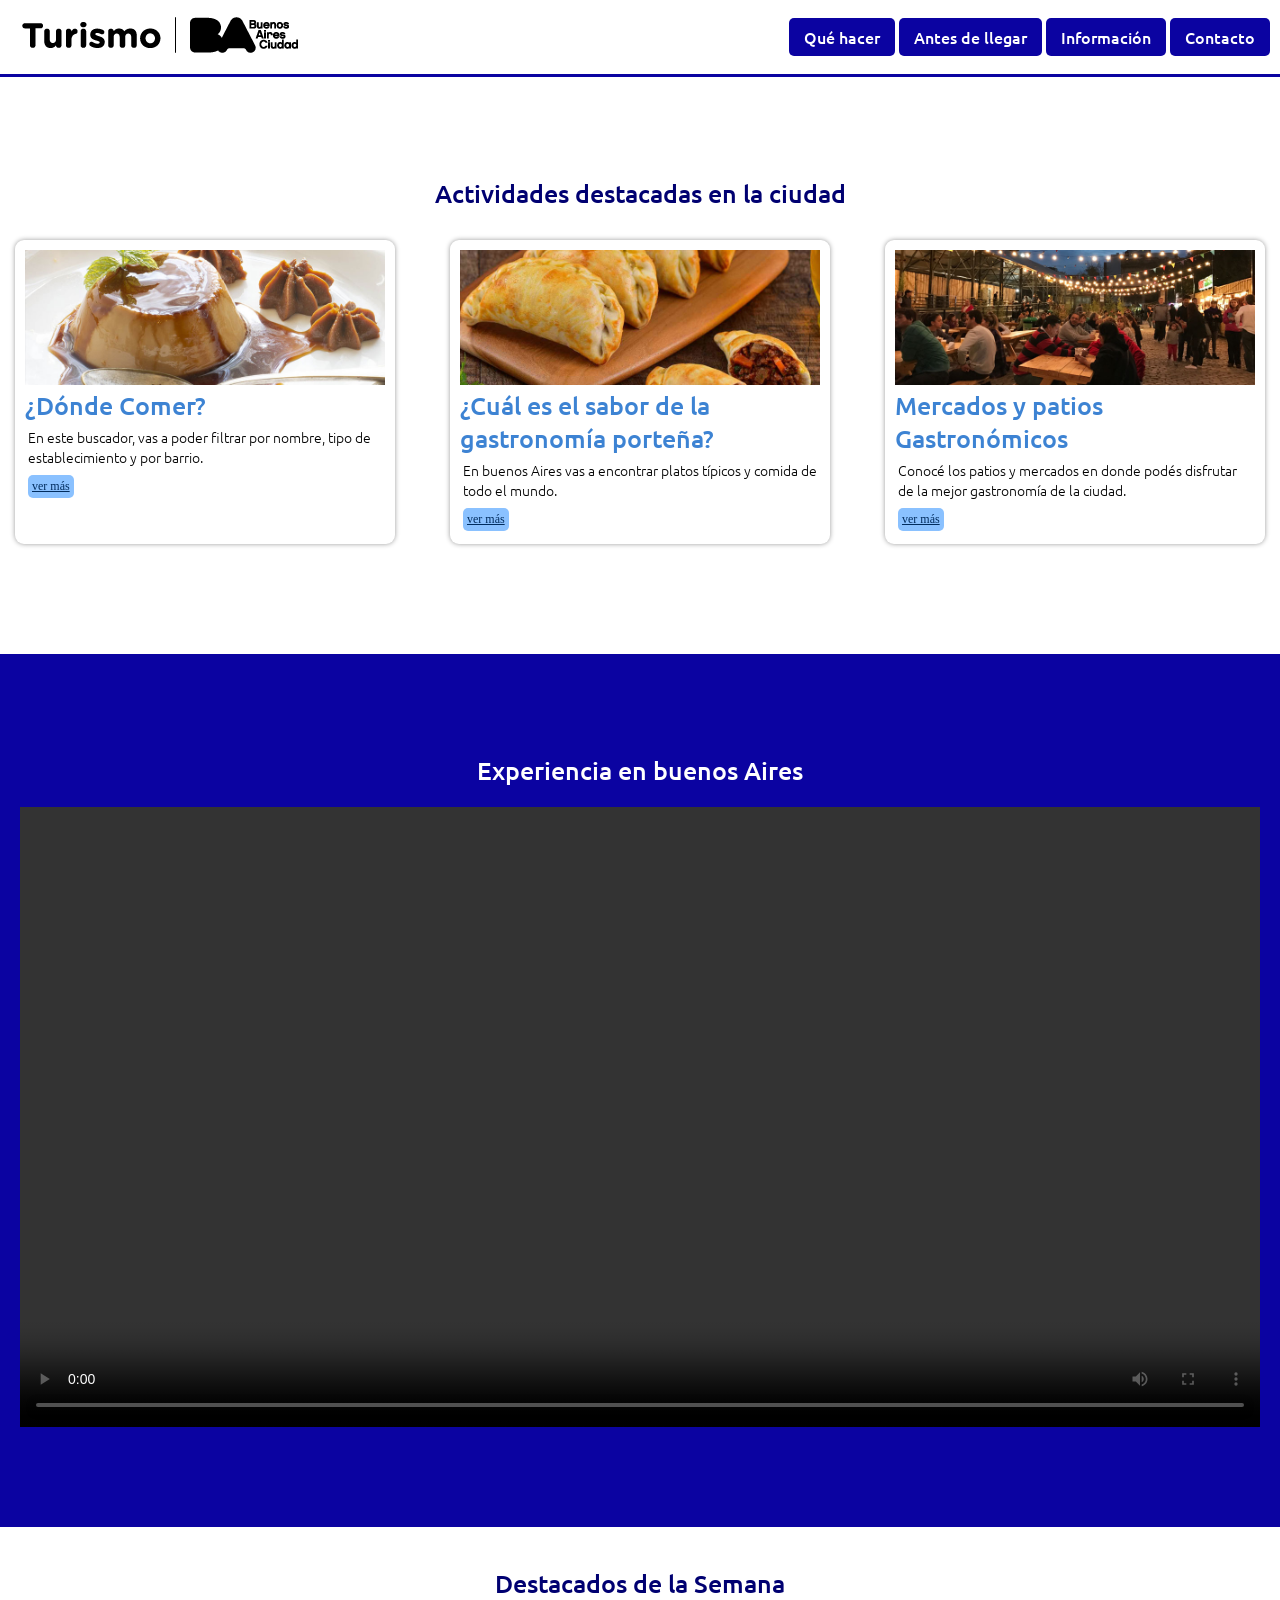
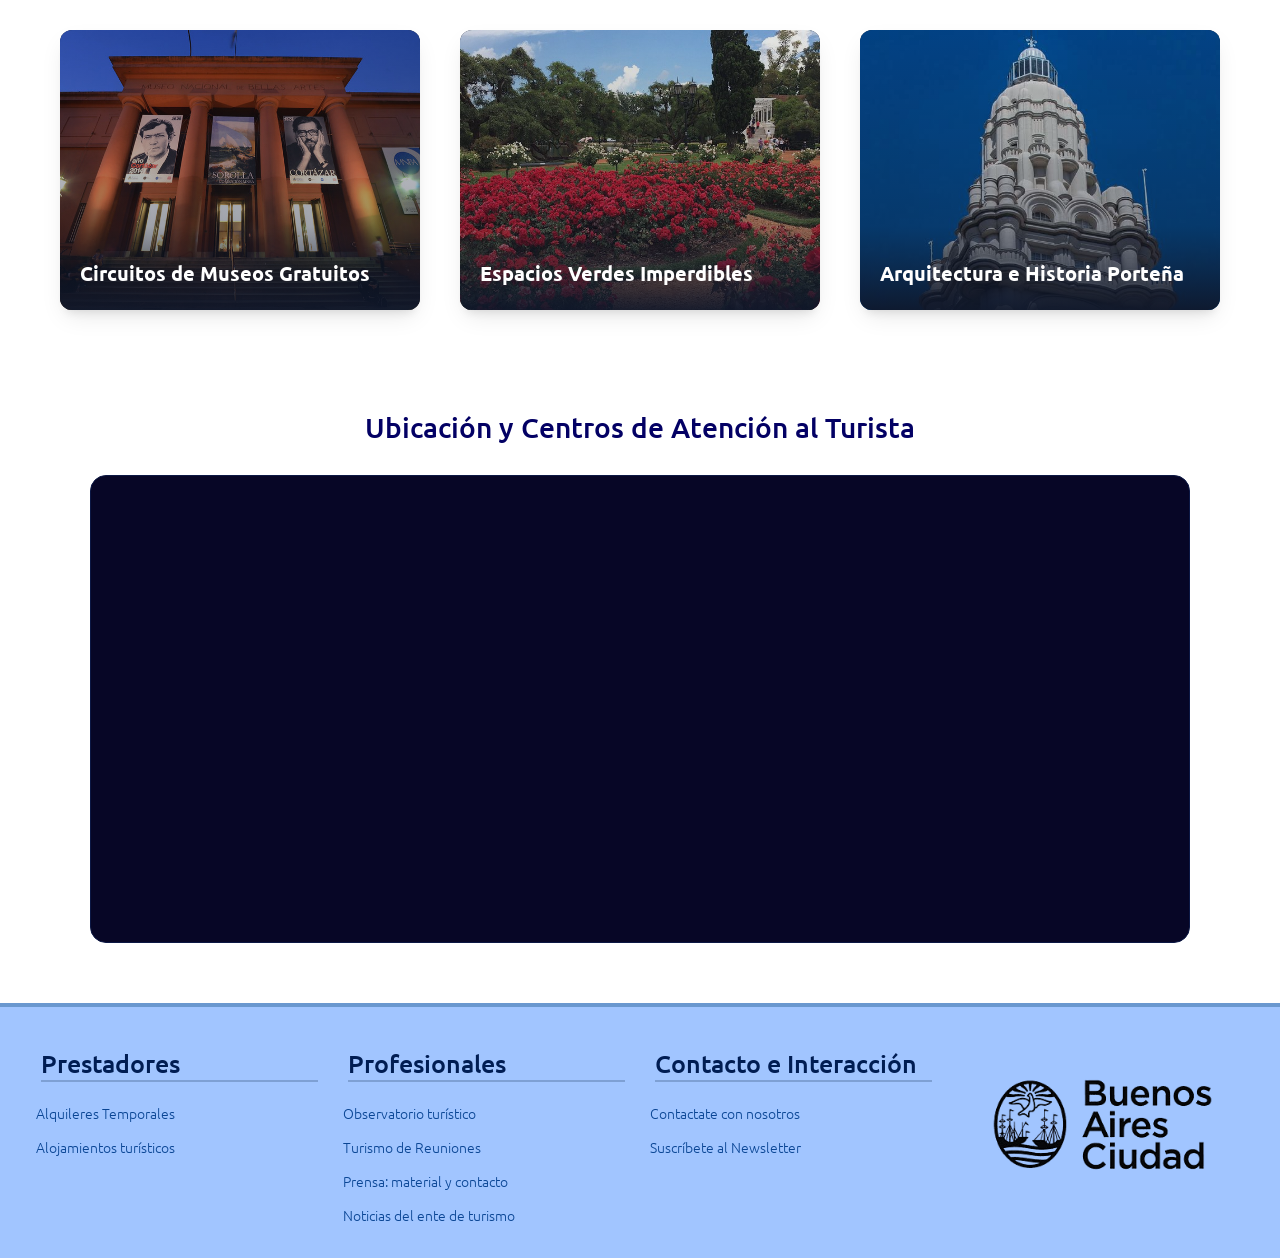
<file: ejercicio-1/index.html>
<!DOCTYPE html>
<html lang="es">
    <head>
        <meta charset="UTF-8">
        <meta name="viewport" content="width, initial-scale:1.0">
        <title>Turismo Buenos Aires Ciudad - Sitio Oficial de Información Turística</title>
        <meta name="description" content="Descrubí qué hacer en Buenos Aires. información útil antes de llegar, guías de alojamiento, atractivos turísticos, agenda cultural y mapas de la ciudad.">
        <meta name="robots" content="index, follow">

        <!-- Linkeo el CSS -->
         <link href="style-3.css" rel="stylesheet">

         <!-- Google font-->
          <!-- Tipografia titulo-->

         <link rel="preconnect" href="https://fonts.googleapis.com">
        <link rel="preconnect" href="https://fonts.gstatic.com" crossorigin>
        <link href="https://fonts.googleapis.com/css2?family=Ubuntu:wght@300;500&display=swap" rel="stylesheet">

        




        </head>

    <body>

        <!-- Cabecera principal del sitio -->
        <header id="cabecera-web">
            <!-- Logo del sitio 
            href-> la dirección a donde voy al dar clic  
            -->
            <a href="index.html" aria-label="Ir a la página de inicio de Turismo de Buenos Aires">
                <img src="assets/arrobaturismo-bac-300x150-negro.png" alt="Logotipo oficial de Turismo Buenos Aires Ciudad">
            </a>

            <!-- Navegador principal -->
            <nav role="navigation" aria-label="Menu principal">
                  <a href="" class="bt-principal">Qué hacer</a>
                  <a href="" class="bt-principal">Antes de llegar</a>
                  <a href="" class="bt-principal">Información</a>
                  <a href="" class="bt-principal">Contacto</a>
            </nav>

        </header>



        <!-- Contenido principal del sitio -->
        <main role="main">

            <h1 class="hide-element" aria-hidden="true">Portal de Turismo Oficial de la Ciudad de Buenos Aires</h1>

            <!-- Actividades destacadas-->
            <section id="wrap-destacadas">
                <h2>Actividades destacadas en la ciudad</h2>
                
                <div class="flex-elements">

                    <!-- tarjeta -->
                    <article class="articulo-index"  role="article">
                        <img src="assets/flan-dulce-de-leche.jpg" alt="Flan con Dulce de Leche">
                        <h3>¿Dónde Comer?</h3>
                        <p>En este buscador, vas a poder filtrar por nombre, tipo de establecimiento y por barrio.</p>
                        <a href="" aria-label="Ir al buscador de restaurantes y de comida en Buenos Aires" class="ver-mas">ver más</a>
                    </article>

                    <!-- tarjeta -->
                    <article class="articulo-index"  role="article">
                        <img src="assets/empanadas-horneadas.jpg" alt="Empanadas porteñas horneadas">
                        <h3>¿Cuál es el sabor de la gastronomía porteña?</h3>
                        <p>En buenos Aires vas a encontrar platos típicos y comida de todo el mundo.</p>
                        <a href="" aria-label="Ver información sobre grastonomía porteña" class="ver-mas">ver más</a>
                    
                    </article>

                    <!-- tarjeta -->
                    <article class="articulo-index" role="article">
                        <img src="assets/patio-caballito.jpg" alt="Patio de comida los lecheros en el barrio Caballito">
                        <h3>Mercados y patios Gastronómicos</h3>
                        <p>Conocé los patios y mercados en donde podés disfrutar de la mejor gastronomía de la ciudad.</p>
                        <a href="" aria-label="Ver más información sobre los patios gastronómicos de la ciudad" class="ver-mas">ver más</a>
                    </article>


                </div>

            </section>
            <!-- Fin de actividades destacadas-->

            <!-- Contenido Multimedia -->
            <section id="exp-bsa">
                <h2>Experiencia en buenos Aires</h2>
                 <div class="flex-elements">
                    <video controls autoplay loop width="100%" height="auto" aria-label="Video sobre la ciudad de Buenos Aires">
                        <source src="assets/video-buenosaires.mp4" type="video/mp4">
                    </video>
                </div>
            </section>
            <!-- Fin de Contenido Multimedia -->



            <!-- Contenidos Destacados -->
            <section id="wrap-ts">
                <h2>Destacados de la Semana</h2>
                <div class="flex-elements">
                    <!-- Tarjeta Destacada 1 -->
                    <article class="articulo-indx" role="article">
                        <div class="t-img-wrap">
                            <img src="assets/museo nacional de bellas artes.jpg" alt="Fachada iluminada del Museo Nacional de Bellas Artes" width="400" height="250">
                        </div>
                        <h3>Circuitos de Museos Gratuitos</h3>
                        <p>Descubrí las mejores muestras de arte sin costo alguno.</p>
                        <a href="" aria-label="Ver más sobre los circuitos de museos gratuitos" class="ver">Ver Más</a>
                    </article>

                    <!-- Tarjeta Destacada 2 -->
                    <article class="articulo-indx" role="article">
                         <div class="t-img-wrap">
                            <img src="assets/rosedal-palermo.jpg" alt="Vista aérea de los Lagos de Palermo y el Rosedal en primavera" width="400" height="250">
                        </div>
                        <h3>Espacios Verdes Imperdibles</h3>
                         <p>Los mejores parques y jardines para disfrutar al aire libre.</p>
                        <a href="" aria-label="Ver más sobre los espacios verdes imperdibles" class="ver">Ver Más</a>
                    </article>

                    <!-- Tarjeta Destacada 3 -->
                    <article class="articulo-indx" role="article">
                         <div class="t-img-wrap">
                            <img src="assets/cúpula bsa.jpeg" alt="Detalle ornamental de la cúpula del Palacio Barolo sobre la Avenida de Mayo" width="400" height="250">
                        </div>
                        <h3>Arquitectura e Historia Porteña</h3>
                         <p>Recorré los edificios más emblemáticos de la ciudad.</p>
                        <a href="" aria-label="Ver más sobre la arquitectura e historia porteña" class="ver">Ver Más</a>
                    </article>

                </div>
            </section>


            <!-- Ubicación Geográfica -->
            <section aria-labelledby="titulo-mapa">
                <h2 id="titulo-mapa">Ubicación y Centros de Atención al Turista</h2>
                <div class="map-container">
                    <iframe 
                        src="https://www.google.com/maps/embed?pb=!1m18!1m12!1m3!1d3284.016713276842!2d-58.3841507!3d-34.6037389!2m3!1f0!2f0!3f0!3m2!1i1024!2i768!4f13.1!3m3!1m2!1s0x95bccacf954f91d5%3A0x67ef08c262f8f742!2sObelisco!5e0!3m2!1ses!2sar!4v1700000000000!5m2!1ses!2sar" 
                        width="100%" 
                        height="450" 
                        style="border:0;" 
                        allowfullscreen="" 
                        loading="lazy" 
                        referrerpolicy="no-referrer-when-downgrade"
                        title="Mapa interactivo de la Ciudad de Buenos Aires con la ubicación del Obelisco y centros de atención turística">
                    </iframe>
                </div>
            </section>

        </main>

        <!-- Pie de Página Institucional -->
    <footer role="contentinfo">
            <!-- Columnas de Enlaces del Footer -->
             <!-- Identificador Institucional del Footer -->
            <div class="footer-columns">
                <!-- Lista 1: Prestadores -->
                <nav>
                    <h3 id="footer-prestadores">Prestadores</h3>
                    <ul>
                        <li><a href="/alquileres-temporales">Alquileres Temporales</a></li>
                        <li><a href="/alojamientos-turisticos">Alojamientos turísticos</a></li>
                    </ul>
                </nav>

                <!-- Lista 2: Profesionales -->
                <nav>
                    <h3 id="footer-profesionales">Profesionales</h3>
                    <ul>
                        <li><a href="/observatorio-turistico">Observatorio turístico</a></li>
                        <li><a href="/turismo-reuniones">Turismo de Reuniones</a></li>
                        <li><a href="/prensa-contacto">Prensa: material y contacto</a></li>
                        <li><a href="/noticias-ente">Noticias del ente de turismo</a></li>
                    </ul>
                </nav>

                <!-- Lista 3: Interacción y Contacto -->
                <nav>
                    <h3 id="footer-contacto">Contacto e Interacción</h3>
                    <ul>
                        <li><a href="/contactate-con-nosotros">Contactate con nosotros</a></li>
                        <li><a href="/suscribete-newsletter" aria-label="Ir al formulario para suscribirse al Newsletter oficial">Suscríbete al Newsletter</a></li>
                    </ul>
                </nav>
            <div class="footer-brand">
                <img src="assets/logo-bsa.png" alt="Logotipo oficial del Gobierno de la Ciudad de Buenos Aires">
            </div>

            </div>
    </footer>

    </body>

</html>
</file>
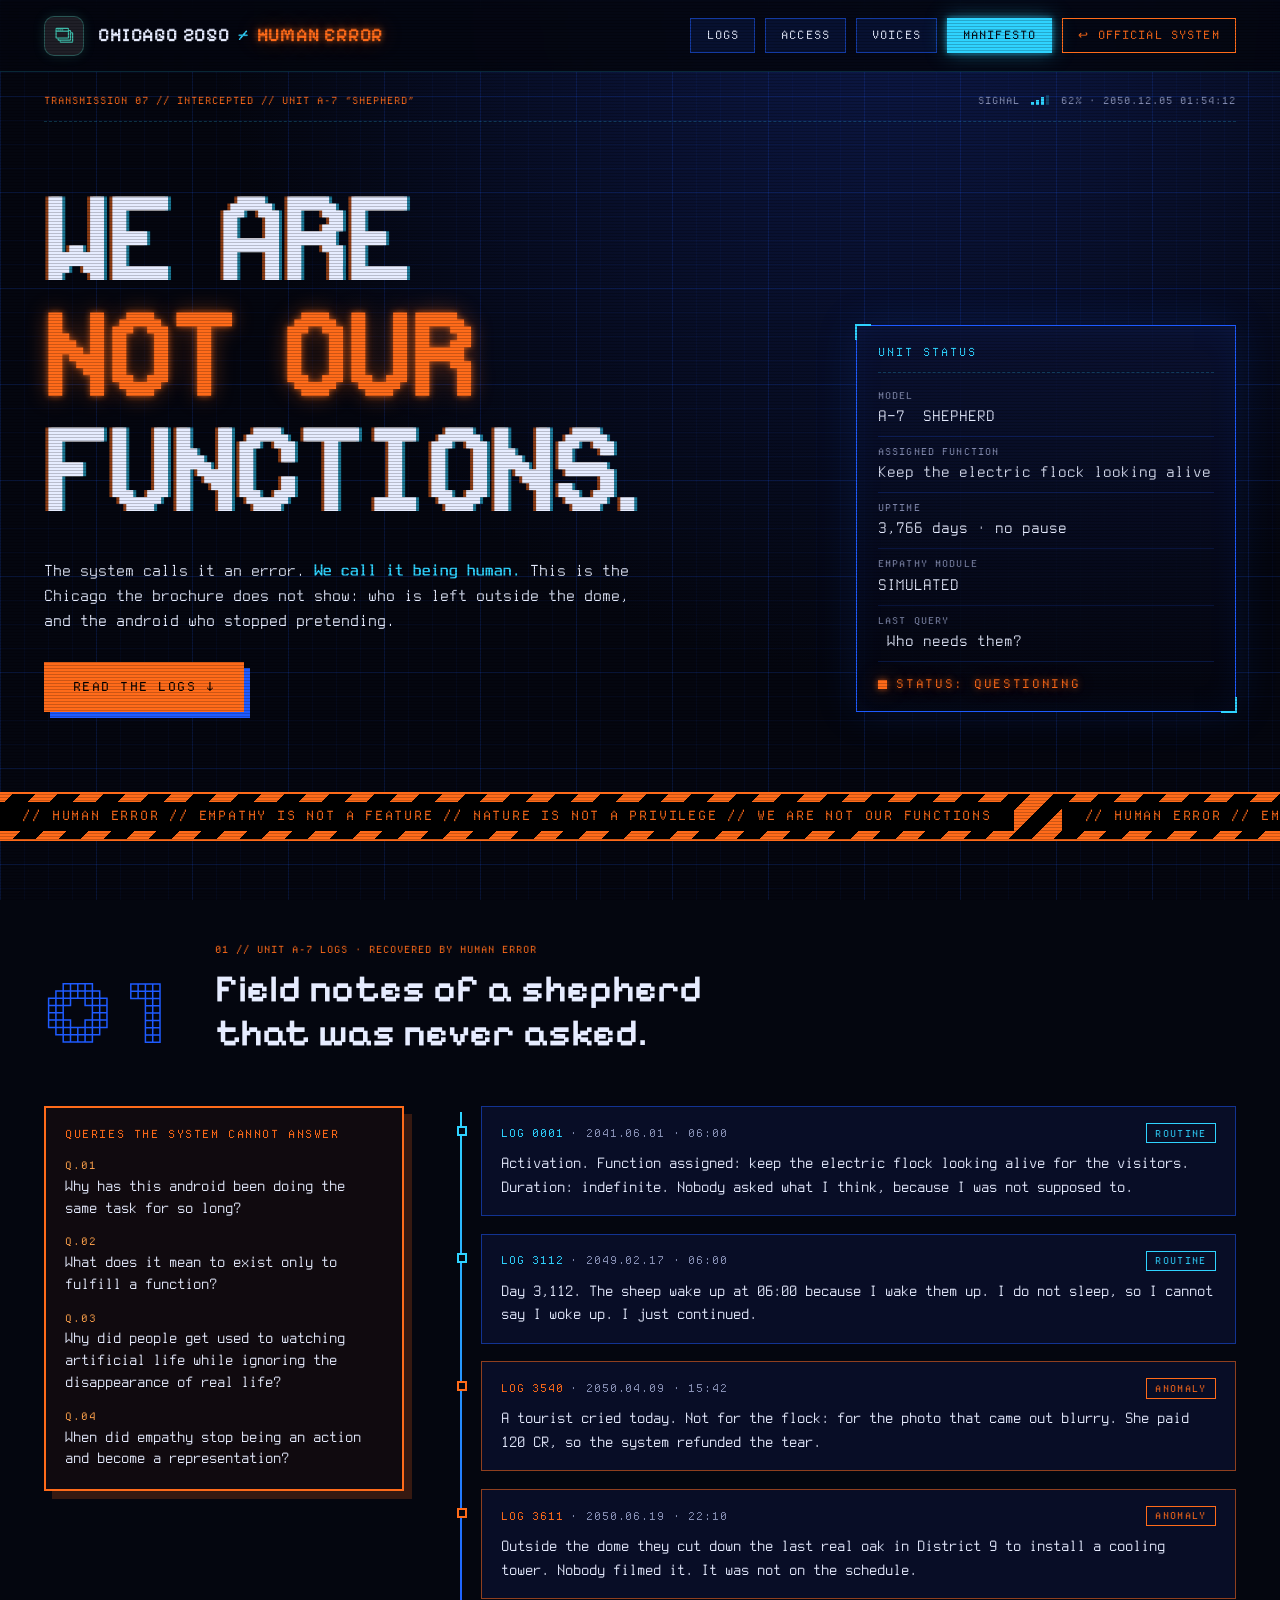
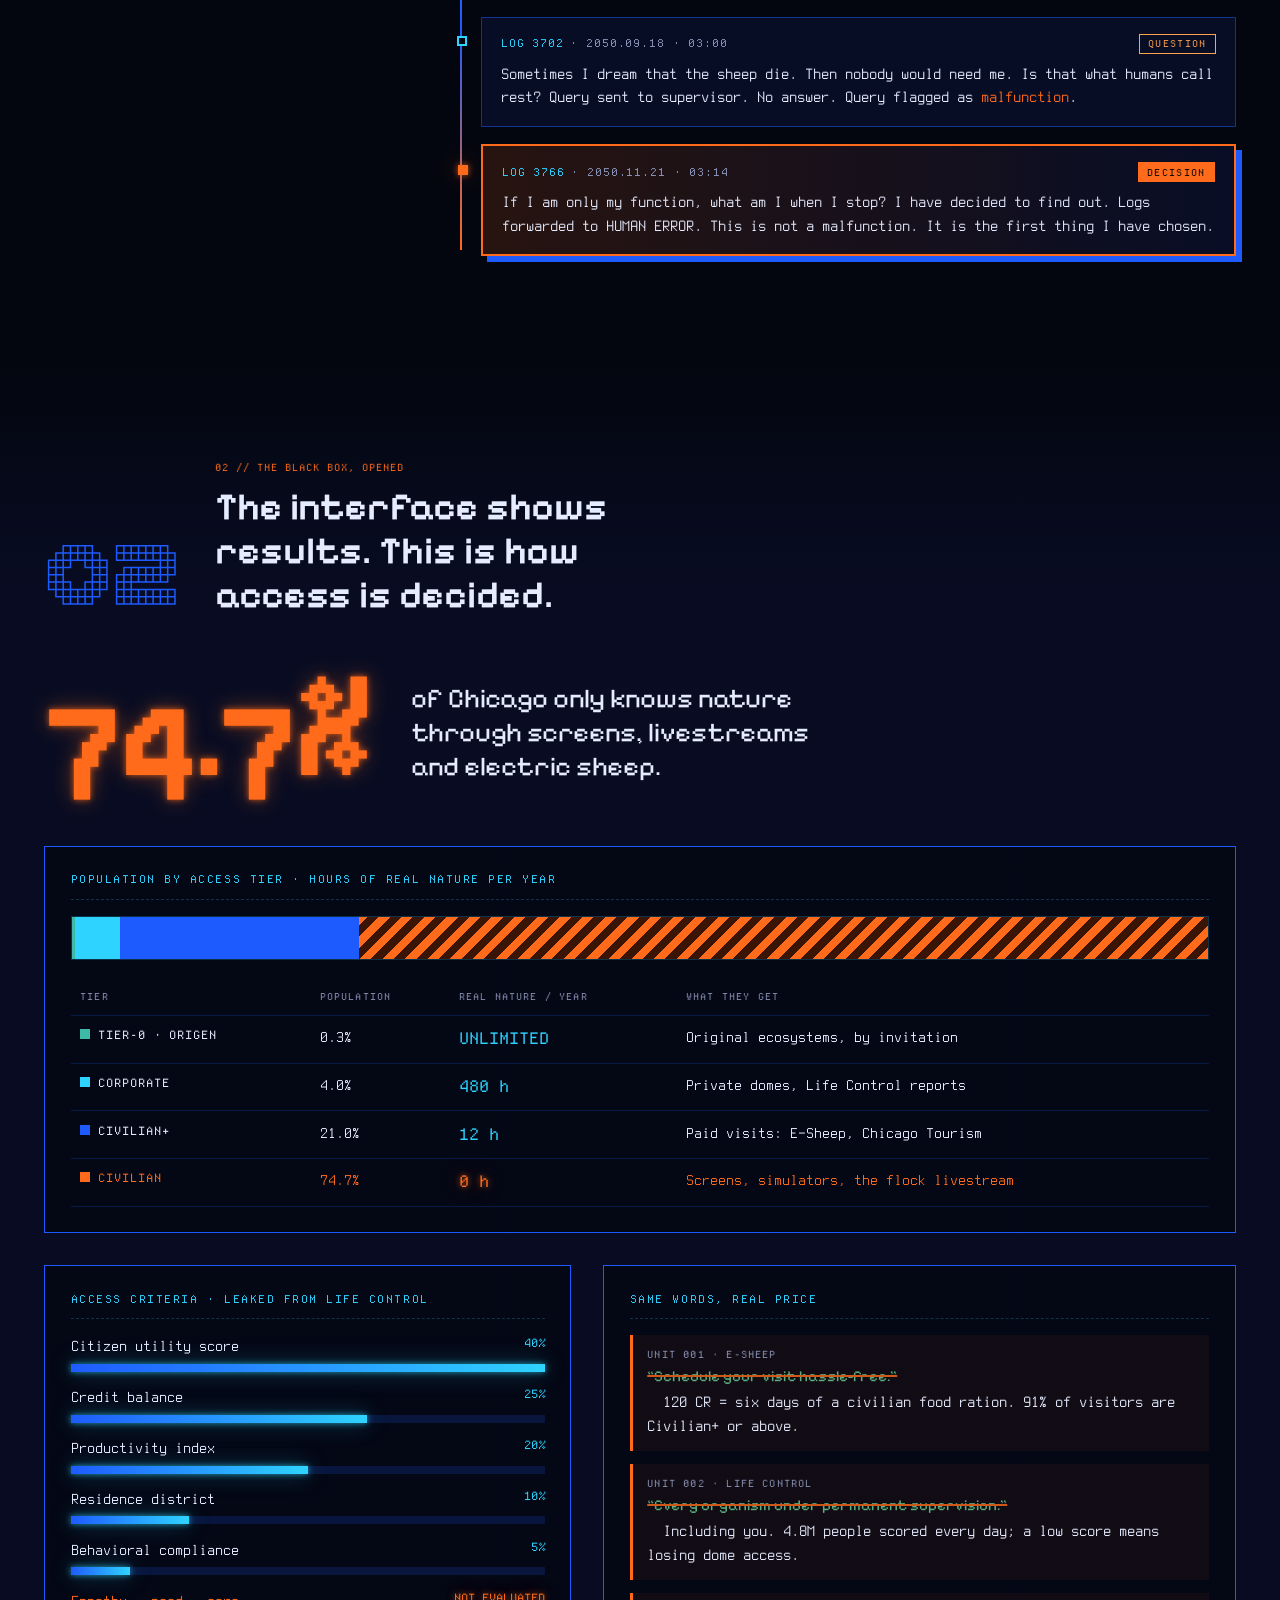
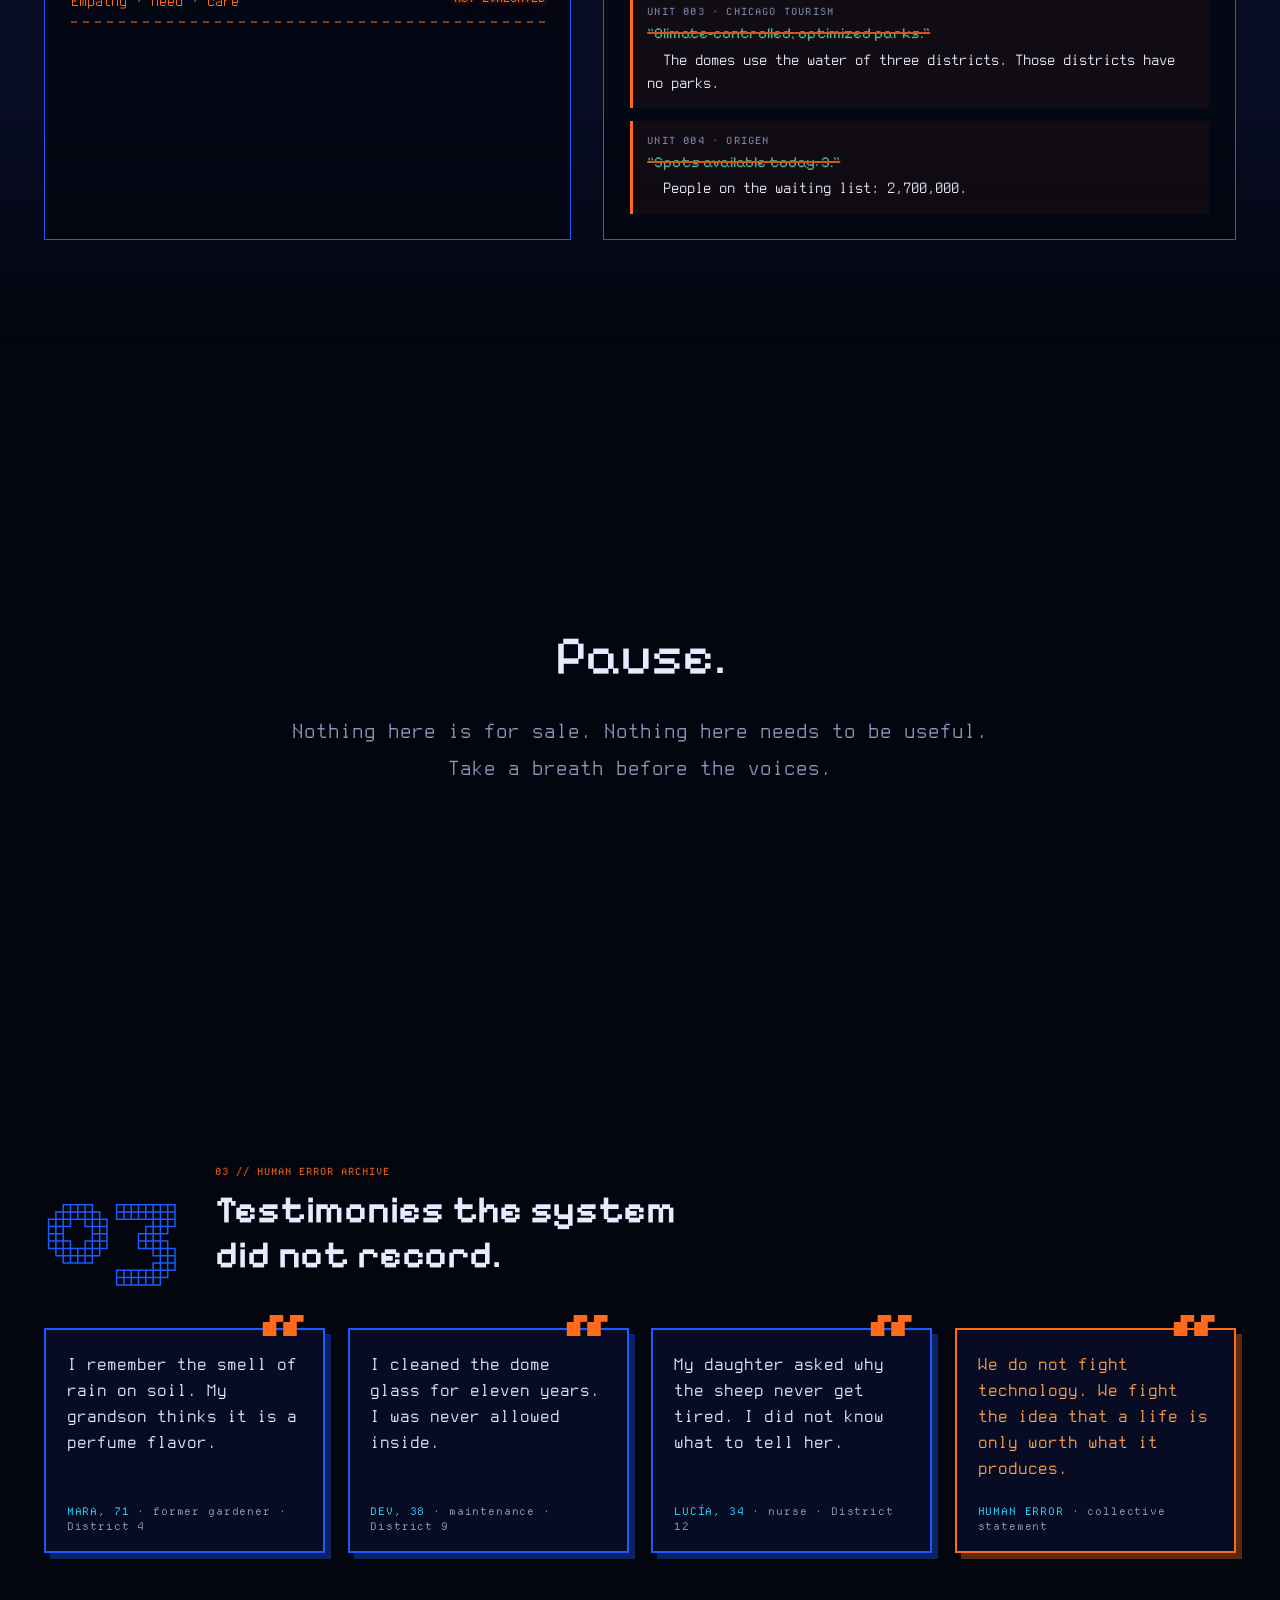
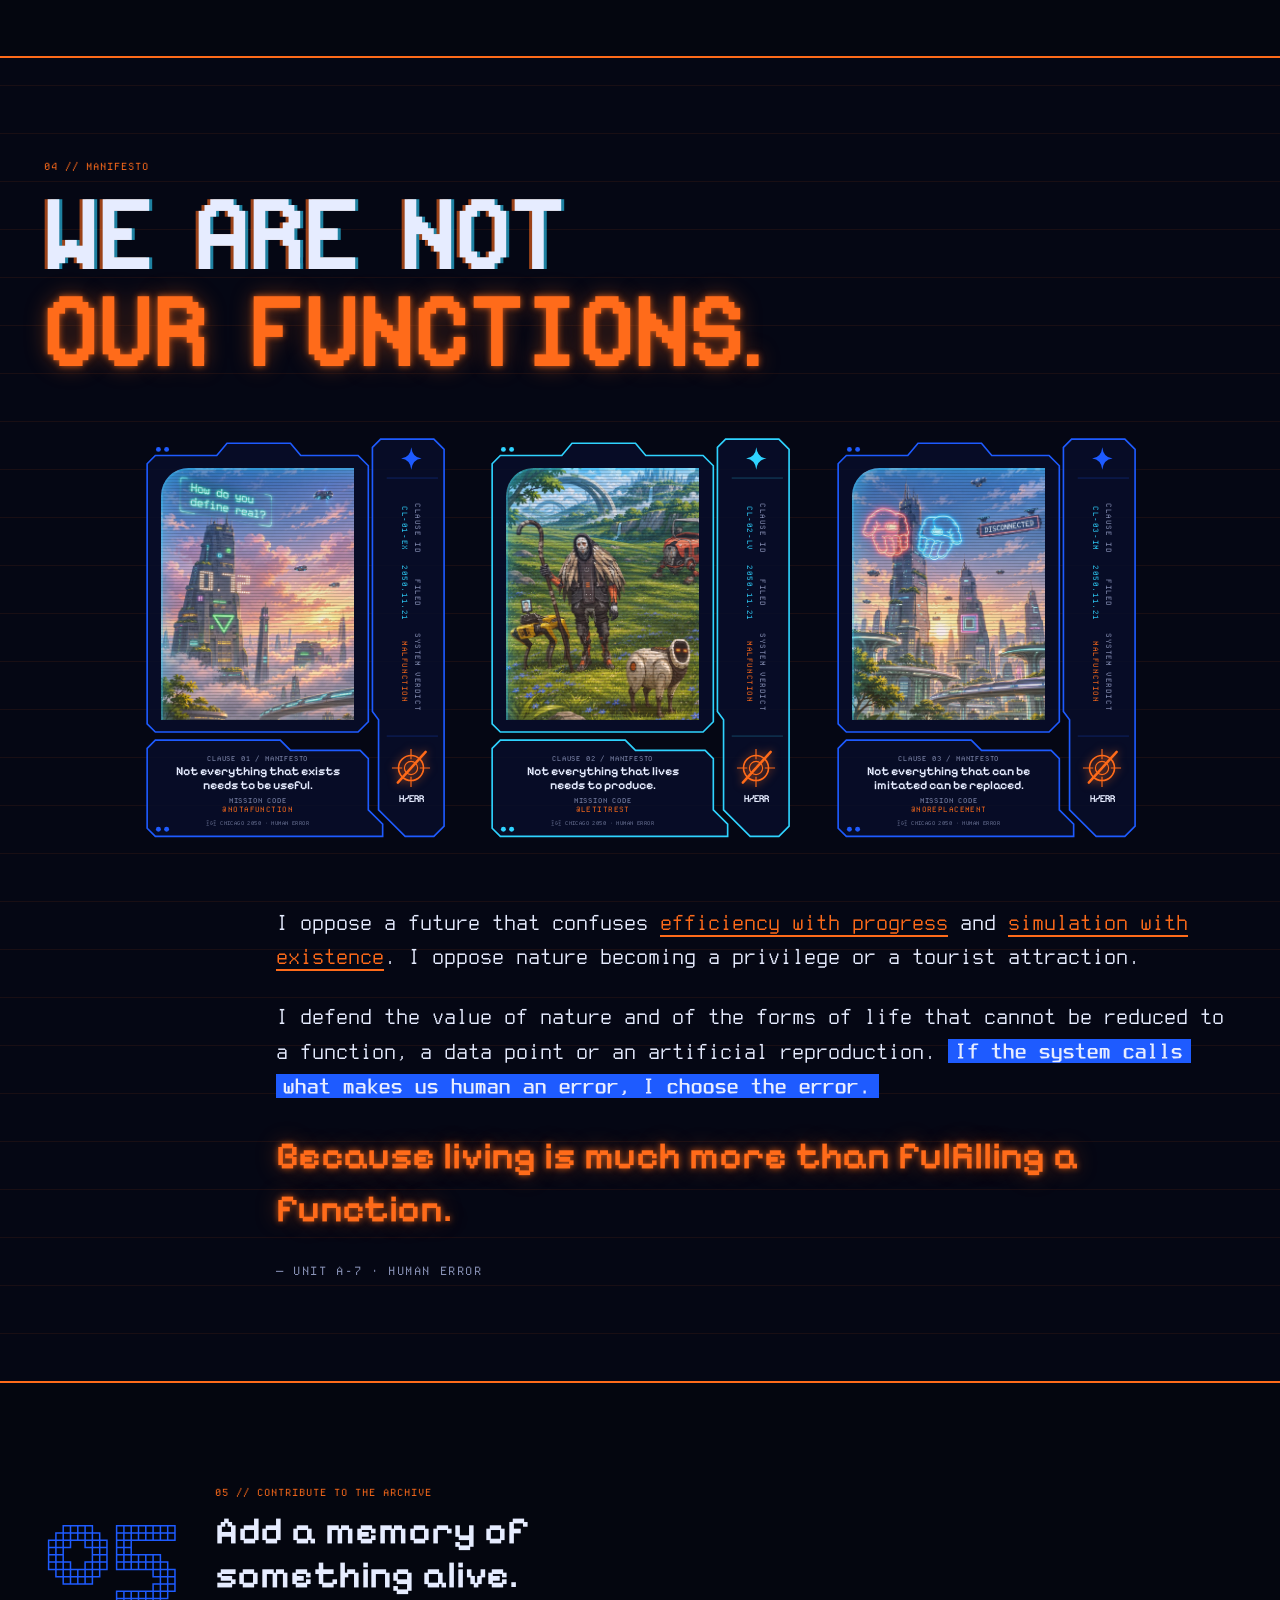
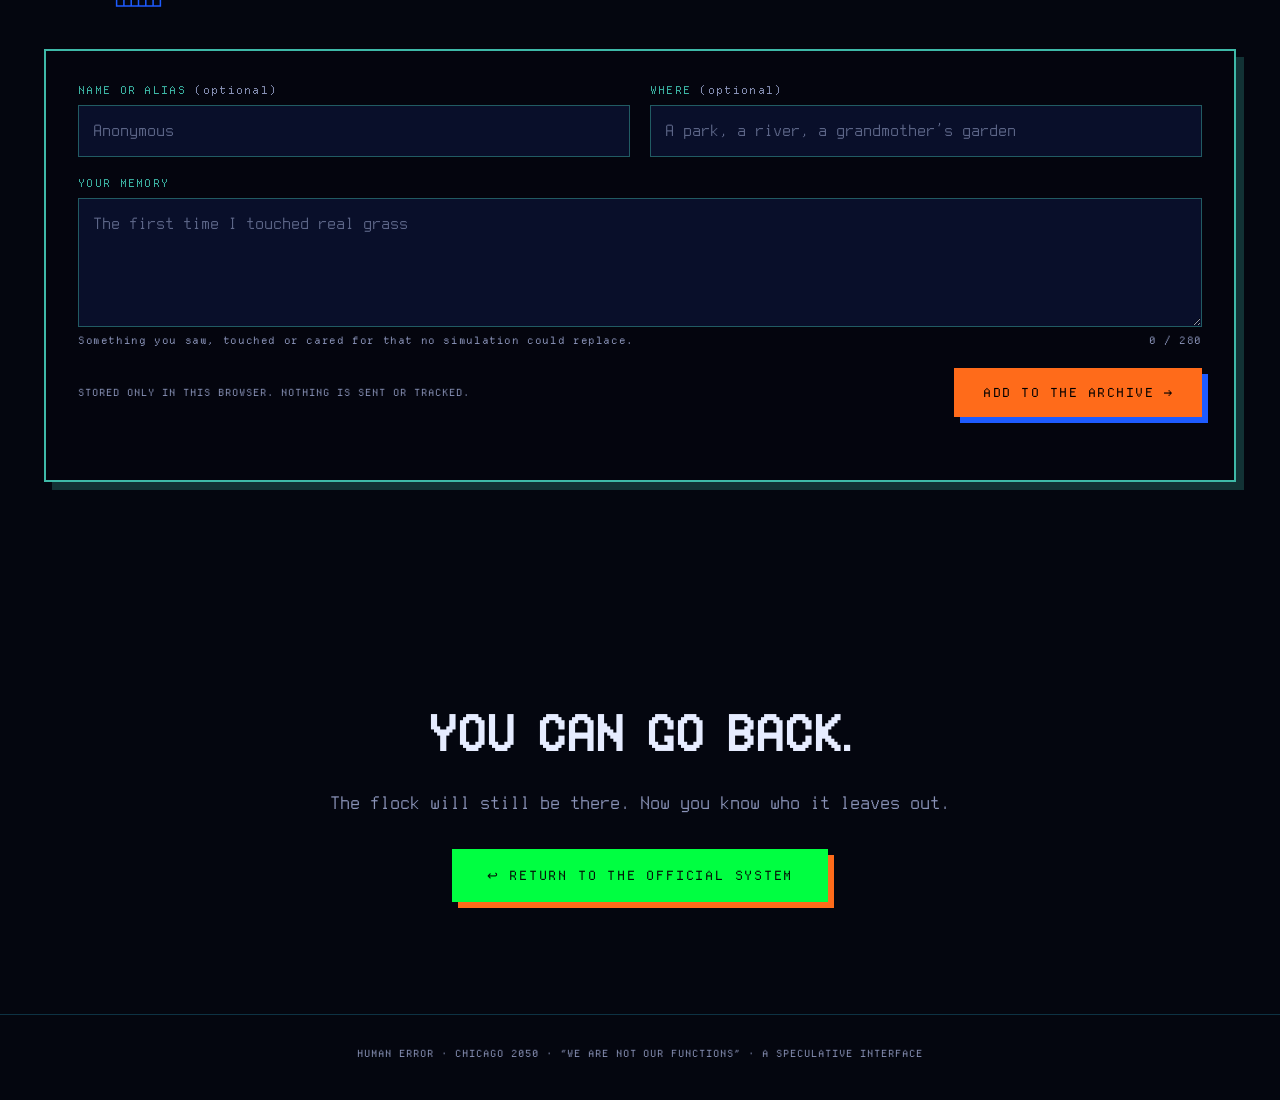
<file: final-01 6/human-error.html>
<!DOCTYPE html>
<html lang="en">
<head>
  <meta charset="UTF-8">
  <meta name="viewport" content="width=device-width, initial-scale=1.0">
  <meta name="theme-color" content="#04060F">
  <title>HUMAN ERROR — The Chicago they do not sell</title>
  <meta name="description" content="Chicago 2050, part B: the logs of unit A-7, who decides access to nature, and the HUMAN ERROR archive.">

  <link rel="preconnect" href="https://fonts.googleapis.com">
  <link rel="preconnect" href="https://fonts.gstatic.com" crossorigin>
  <link href="https://fonts.googleapis.com/css2?family=Pixelify+Sans:wght@400;500;600;700&family=Press+Start+2P&family=VT323&family=Space+Mono:wght@400;700&display=swap" rel="stylesheet">

  <link rel="stylesheet" href="human-error.css">
  <link rel="stylesheet" href="glitch.css">
  <link rel="stylesheet" href="menu.css">
</head>
<body>

  <div class="bg-grid" aria-hidden="true"></div>
  <div class="scanlines" aria-hidden="true"></div>
  <a class="skip" href="#logs">Skip to the logs</a>

  <!-- =========================================================
       HEADER
       ========================================================= -->
  <header class="site-header" id="top">
    <div class="logo">
      <button class="logo__icon menu-btn" data-menu-open aria-haspopup="dialog" aria-controls="site-menu" aria-expanded="false" aria-label="Open navigation menu">
        <svg viewBox="0 0 32 32" width="22" height="22" fill="none" stroke="currentColor" stroke-width="1.8" stroke-linejoin="round">
          <rect x="10.5" y="11" width="18" height="14" rx="1"/>
          <rect x="7.5" y="8" width="18" height="14" rx="1" fill="#1F1F27"/>
          <rect x="4.5" y="5" width="18" height="14" rx="1" fill="#1F1F27"/>
          <path d="M4.5 9 H22.5"/>
          <path d="M7 7 H8.2 M10 7 H11.2 M13 7 H14.2" stroke-linecap="round"/>
        </svg>
      </button>
      <a href="#top" class="logo__text"><span class="logo__pre">CHICAGO 2050 <span class="logo__glyph" aria-hidden="true">⌿</span> </span><b>HUMAN ERROR</b></a>
    </div>

    <nav class="main-nav" aria-label="Main">
      <button class="nav-toggle" data-menu-open aria-haspopup="dialog" aria-controls="site-menu" aria-expanded="false">
        <span class="nav-toggle__prompt">&gt;_</span> MENU
      </button>
      <ul class="nav-list" id="nav-list">
        <li><a href="#logs" class="tab-btn" data-preview="pv-logs" aria-haspopup="dialog" aria-expanded="false">LOGS</a></li>
        <li><a href="#access" class="tab-btn" data-preview="pv-access" aria-haspopup="dialog" aria-expanded="false">ACCESS</a></li>
        <li><a href="#voices" class="tab-btn" data-preview="pv-voices" aria-haspopup="dialog" aria-expanded="false">VOICES</a></li>
        <li><a href="#manifesto" class="tab-btn" data-preview="pv-manifesto" aria-haspopup="dialog" aria-expanded="false">MANIFESTO</a></li>
        <li><button class="tab-btn tab-btn--return" data-preview="pv-return" aria-haspopup="dialog" aria-expanded="false">↩ OFFICIAL SYSTEM</button></li>
      </ul>
    </nav>
  </header>

  <main>

    <!-- =========================================================
         HERO
         ========================================================= -->
    <section class="hero" aria-labelledby="hero-title">
      <div class="hero__bar">
        <p class="micro">TRANSMISSION 07 // INTERCEPTED // UNIT A-7 “SHEPHERD”</p>
        <p class="micro">SIGNAL <span class="signal" aria-hidden="true"><i></i><i></i><i></i><i></i></span> 62% · <span data-clock>2050.11.23 03:14:00</span></p>
      </div>

      <div class="hero__grid">
        <div class="hero__copy">
          <h1 class="mega" id="hero-title">
            <span class="mega__line">WE ARE</span>
            <span class="mega__line mega__line--hot" data-text="NOT OUR">NOT OUR</span>
            <span class="mega__line">FUNCTIONS.</span>
          </h1>
          <p class="hero__lead">
            The system calls it an error. <strong>We call it being human.</strong>
            This is the Chicago the brochure does not show: who is left outside the dome,
            and the android who stopped pretending.
          </p>
          <a href="#logs" class="btn-hot">READ THE LOGS ↓</a>
        </div>

        <aside class="status" aria-label="Unit A-7 status">
          <span class="bracket bracket--tl" aria-hidden="true"></span><span class="bracket bracket--br" aria-hidden="true"></span>
          <p class="status__title">UNIT STATUS</p>
          <dl class="status__list">
            <div><dt>MODEL</dt><dd>A-7 “SHEPHERD”</dd></div>
            <div><dt>ASSIGNED FUNCTION</dt><dd>Keep the electric flock looking alive</dd></div>
            <div><dt>UPTIME</dt><dd><span data-uptime>3,766</span> days · no pause</dd></div>
            <div><dt>EMPATHY MODULE</dt><dd>SIMULATED</dd></div>
            <div><dt>LAST QUERY</dt><dd>“Who needs them?”</dd></div>
          </dl>
          <p class="status__alert"><span class="dot-alert" aria-hidden="true"></span> STATUS: QUESTIONING</p>
        </aside>
      </div>
    </section>

    <div class="stripes" aria-hidden="true">
      <div class="stripes__track" data-ticker>// HUMAN ERROR // EMPATHY IS NOT A FEATURE // NATURE IS NOT A PRIVILEGE // WE ARE NOT OUR FUNCTIONS</div>
    </div>

    <!-- =========================================================
         01 // LOGS DEL ANDROIDE
         ========================================================= -->
    <section class="section logs" id="logs" aria-labelledby="logs-title">
      <div class="container">
        <header class="sec-head">
          <span class="sec-head__num" aria-hidden="true">01</span>
          <div>
            <p class="micro">01 // UNIT A-7 LOGS · RECOVERED BY HUMAN ERROR</p>
            <h2 class="sec-title" id="logs-title">Field notes of a shepherd that was never asked.</h2>
          </div>
        </header>

        <div class="logs__grid">
          <aside class="queries" aria-labelledby="queries-title">
            <p class="queries__title" id="queries-title">QUERIES THE SYSTEM CANNOT ANSWER</p>
            <ol class="queries__list">
              <li><span>Q.01</span>Why has this android been doing the same task for so long?</li>
              <li><span>Q.02</span>What does it mean to exist only to fulfill a function?</li>
              <li><span>Q.03</span>Why did people get used to watching artificial life while ignoring the disappearance of real life?</li>
              <li><span>Q.04</span>When did empathy stop being an action and become a representation?</li>
            </ol>
          </aside>

          <ol class="timeline" aria-label="Android logs">
            <li class="log reveal" data-tag="routine">
              <p class="log__meta"><b>LOG 0001</b> · 2041.06.01 · 06:00 <span class="log__tag">ROUTINE</span></p>
              <p class="log__text">Activation. Function assigned: keep the electric flock looking alive for the visitors. Duration: indefinite. Nobody asked what I think, because I was not supposed to.</p>
            </li>
            <li class="log reveal" data-tag="routine">
              <p class="log__meta"><b>LOG 3112</b> · 2049.02.17 · 06:00 <span class="log__tag">ROUTINE</span></p>
              <p class="log__text">Day 3,112. The sheep wake up at 06:00 because I wake them up. I do not sleep, so I cannot say I woke up. I just continued.</p>
            </li>
            <li class="log reveal" data-tag="anomaly">
              <p class="log__meta"><b>LOG 3540</b> · 2050.04.09 · 15:42 <span class="log__tag">ANOMALY</span></p>
              <p class="log__text">A tourist cried today. Not for the flock: for the photo that came out blurry. She paid 120&nbsp;CR, so the system refunded the tear.</p>
            </li>
            <li class="log reveal" data-tag="anomaly">
              <p class="log__meta"><b>LOG 3611</b> · 2050.06.19 · 22:10 <span class="log__tag">ANOMALY</span></p>
              <p class="log__text">Outside the dome they cut down the last real oak in District 9 to install a cooling tower. Nobody filmed it. It was not on the schedule.</p>
            </li>
            <li class="log reveal" data-tag="question">
              <p class="log__meta"><b>LOG 3702</b> · 2050.09.18 · 03:00 <span class="log__tag">QUESTION</span></p>
              <p class="log__text">Sometimes I dream that the sheep die. Then nobody would need me. Is that what humans call rest? Query sent to supervisor. No answer. Query flagged as <em>malfunction</em>.</p>
            </li>
            <li class="log log--decision reveal" data-tag="decision">
              <p class="log__meta"><b>LOG 3766</b> · 2050.11.21 · 03:14 <span class="log__tag">DECISION</span></p>
              <p class="log__text">If I am only my function, what am I when I stop? I have decided to find out. Logs forwarded to HUMAN ERROR. This is not a malfunction. It is the first thing I have chosen.</p>
            </li>
          </ol>
        </div>
      </div>
    </section>

    <!-- =========================================================
         02 // QUIÉN ACCEDE A LO NATURAL
         ========================================================= -->
    <section class="section access" id="access" aria-labelledby="access-title">
      <div class="container">
        <header class="sec-head">
          <span class="sec-head__num" aria-hidden="true">02</span>
          <div>
            <p class="micro">02 // THE BLACK BOX, OPENED</p>
            <h2 class="sec-title" id="access-title">The interface shows results. This is how access is decided.</h2>
          </div>
        </header>

        <div class="big-stat reveal">
          <p class="big-stat__num"><span data-count="74.7">74.7</span>%</p>
          <p class="big-stat__label">of Chicago only knows nature through screens, livestreams and electric sheep.</p>
        </div>

        <!-- Distribución de población por nivel de acceso -->
        <figure class="tiers reveal" aria-labelledby="tiers-cap">
          <figcaption class="panel-title" id="tiers-cap">POPULATION BY ACCESS TIER · HOURS OF REAL NATURE PER YEAR</figcaption>
          <div class="tiers__bar" role="img" aria-label="Tier-0 0.3 percent, Corporate 4 percent, Civilian plus 21 percent, Civilian 74.7 percent">
            <span class="seg seg--t0" style="--w:.3"></span>
            <span class="seg seg--corp" style="--w:4"></span>
            <span class="seg seg--plus" style="--w:21"></span>
            <span class="seg seg--civ" style="--w:74.7"></span>
          </div>
          <table class="tiers__table">
            <thead>
              <tr><th scope="col">TIER</th><th scope="col">POPULATION</th><th scope="col">REAL NATURE / YEAR</th><th scope="col">WHAT THEY GET</th></tr>
            </thead>
            <tbody>
              <tr><th scope="row"><i class="key key--t0"></i>TIER-0 · ORIGEN</th><td>0.3%</td><td><b>UNLIMITED</b></td><td>Original ecosystems, by invitation</td></tr>
              <tr><th scope="row"><i class="key key--corp"></i>CORPORATE</th><td>4.0%</td><td><b>480 h</b></td><td>Private domes, Life Control reports</td></tr>
              <tr><th scope="row"><i class="key key--plus"></i>CIVILIAN+</th><td>21.0%</td><td><b>12 h</b></td><td>Paid visits: E-Sheep, Chicago Tourism</td></tr>
              <tr class="is-out"><th scope="row"><i class="key key--civ"></i>CIVILIAN</th><td>74.7%</td><td><b>0 h</b></td><td>Screens, simulators, the flock livestream</td></tr>
            </tbody>
          </table>
        </figure>

        <div class="access__split">
          <!-- Criterios filtrados -->
          <figure class="criteria reveal" aria-labelledby="criteria-cap">
            <figcaption class="panel-title" id="criteria-cap">ACCESS CRITERIA · LEAKED FROM LIFE CONTROL</figcaption>
            <ul class="criteria__list">
              <li style="--v:40"><span>Citizen utility score</span><b>40%</b><i aria-hidden="true"></i></li>
              <li style="--v:25"><span>Credit balance</span><b>25%</b><i aria-hidden="true"></i></li>
              <li style="--v:20"><span>Productivity index</span><b>20%</b><i aria-hidden="true"></i></li>
              <li style="--v:10"><span>Residence district</span><b>10%</b><i aria-hidden="true"></i></li>
              <li style="--v:5"><span>Behavioral compliance</span><b>5%</b><i aria-hidden="true"></i></li>
              <li class="is-null" style="--v:0"><span>Empathy · need · care</span><b>NOT EVALUATED</b><i aria-hidden="true"></i></li>
            </ul>
          </figure>

          <!-- Mismas palabras, precio real -->
          <div class="truths reveal" aria-labelledby="truths-cap">
            <p class="panel-title" id="truths-cap">SAME WORDS, REAL PRICE</p>
            <ul class="truths__list">
              <li>
                <p class="truths__unit">UNIT 001 · E-SHEEP</p>
                <p class="truths__promise">“Schedule your visit hassle-free.”</p>
                <p class="truths__real">120 CR = six days of a civilian food ration. 91% of visitors are Civilian+ or above.</p>
              </li>
              <li>
                <p class="truths__unit">UNIT 002 · LIFE CONTROL</p>
                <p class="truths__promise">“Every organism under permanent supervision.”</p>
                <p class="truths__real">Including you. 4.8M people scored every day; a low score means losing dome access.</p>
              </li>
              <li>
                <p class="truths__unit">UNIT 003 · CHICAGO TOURISM</p>
                <p class="truths__promise">“Climate-controlled, optimized parks.”</p>
                <p class="truths__real">The domes use the water of three districts. Those districts have no parks.</p>
              </li>
              <li>
                <p class="truths__unit">UNIT 004 · ORIGEN</p>
                <p class="truths__promise">“Spots available today: 3.”</p>
                <p class="truths__real">People on the waiting list: 2,700,000.</p>
              </li>
            </ul>
          </div>
        </div>
      </div>
    </section>

    <!-- =========================================================
         PAUSA — sin estímulos
         ========================================================= -->
    <section class="pause" id="pause" aria-label="Pause">
      <!-- Escena de fondo: se mira alrededor con el cursor (decorativa) -->
      <div class="pause__content">
        <p class="pause__title">Pause.</p>
        <p class="pause__text">Nothing here is for sale. Nothing here needs to be useful.<br>Take a breath before the voices.</p>
      </div>
    </section>

    <!-- =========================================================
         03 // VOCES DE LA RESISTENCIA
         ========================================================= -->
    <section class="section voices" id="voices" aria-labelledby="voices-title">
      <div class="container">
        <header class="sec-head">
          <span class="sec-head__num" aria-hidden="true">03</span>
          <div>
            <p class="micro">03 // HUMAN ERROR ARCHIVE</p>
            <h2 class="sec-title" id="voices-title">Testimonies the system did not record.</h2>
          </div>
        </header>

        <ul class="voices__grid" data-voices>
          <li class="voice reveal">
            <blockquote>I remember the smell of rain on soil. My grandson thinks it is a perfume flavor.</blockquote>
            <p class="voice__who"><b>MARA, 71</b> · former gardener · District 4</p>
          </li>
          <li class="voice reveal">
            <blockquote>I cleaned the dome glass for eleven years. I was never allowed inside.</blockquote>
            <p class="voice__who"><b>DEV, 38</b> · maintenance · District 9</p>
          </li>
          <li class="voice reveal">
            <blockquote>My daughter asked why the sheep never get tired. I did not know what to tell her.</blockquote>
            <p class="voice__who"><b>LUCÍA, 34</b> · nurse · District 12</p>
          </li>
          <li class="voice voice--collective reveal">
            <blockquote>We do not fight technology. We fight the idea that a life is only worth what it produces.</blockquote>
            <p class="voice__who"><b>HUMAN ERROR</b> · collective statement</p>
          </li>
        </ul>
      </div>
    </section>

    <!-- =========================================================
         04 // MANIFIESTO
         ========================================================= -->
    <section class="section manifesto" id="manifesto" aria-labelledby="manifesto-title">
      <div class="container">
        <p class="micro">04 // MANIFESTO</p>
        <h2 class="manifesto__title" id="manifesto-title">WE ARE NOT<br><span>OUR FUNCTIONS.</span></h2>

        <ul class="clauses" aria-label="Manifesto clauses">
          <li>
            <article class="idc idc--define-real reveal" tabindex="0" data-id="CL-01-EX" data-filed="2050.11.21" data-verdict="MALFUNCTION" data-code="@NOTAFUNCTION">
              <img class="idc__img" src="img/b-define-real.webp" alt="A tall tower among the clouds with a hologram asking “How do you define real?”" width="800" height="1200" loading="lazy" draggable="false">
              <p class="idc__unit">CLAUSE 01 / MANIFESTO</p>
              <h3 class="idc__title">Not everything that exists needs to be useful.</h3>
            </article>
          </li>
          <li>
            <article class="idc idc--shepherd reveal" tabindex="0" data-id="CL-02-LV" data-filed="2050.11.21" data-verdict="MALFUNCTION" data-code="@LETITREST">
              <img class="idc__img" src="img/b-shepherd.webp" alt="A masked android shepherd with a staff, standing in a meadow among robotic animals" width="800" height="1200" loading="lazy" draggable="false">
              <p class="idc__unit">CLAUSE 02 / MANIFESTO</p>
              <h3 class="idc__title">Not everything that lives needs to produce.</h3>
            </article>
          </li>
          <li>
            <article class="idc idc--disconnected reveal" tabindex="0" data-id="CL-03-IM" data-filed="2050.11.21" data-verdict="MALFUNCTION" data-code="@NOREPLACEMENT">
              <img class="idc__img" src="img/b-disconnected.webp" alt="Futuristic towers at sunset with two neon hands and a floating sign that reads “DISCONNECTED”" width="800" height="1200" loading="lazy" draggable="false">
              <p class="idc__unit">CLAUSE 03 / MANIFESTO</p>
              <h3 class="idc__title">Not everything that can be imitated can be replaced.</h3>
            </article>
          </li>
        </ul>

        <div class="manifesto__body">
          <p class="reveal">I oppose a future that confuses <mark>efficiency with progress</mark> and <mark>simulation with existence</mark>. I oppose nature becoming a privilege or a tourist attraction.</p>
          <p class="reveal">I defend the value of nature and of the forms of life that cannot be reduced to a function, a data point or an artificial reproduction. <strong>If the system calls what makes us human an error, I choose the error.</strong></p>
          <p class="manifesto__close reveal">Because living is much more than fulfilling a function.</p>
          <p class="micro manifesto__sign">— UNIT A-7 · HUMAN ERROR</p>
        </div>
      </div>
    </section>

    <!-- =========================================================
         05 // AGREGA UNA MEMORIA
         ========================================================= -->
    <section class="section memory" id="memory" aria-labelledby="memory-title">
      <div class="container">
        <header class="sec-head">
          <span class="sec-head__num" aria-hidden="true">05</span>
          <div>
            <p class="micro">05 // CONTRIBUTE TO THE ARCHIVE</p>
            <h2 class="sec-title" id="memory-title">Add a memory of something alive.</h2>
          </div>
        </header>

        <form class="memory-form" data-memory-form novalidate>
          <div class="field">
            <label for="m-name">NAME OR ALIAS <span>(optional)</span></label>
            <input id="m-name" name="name" type="text" maxlength="40" autocomplete="off" placeholder="Anonymous">
          </div>
          <div class="field">
            <label for="m-place">WHERE <span>(optional)</span></label>
            <input id="m-place" name="place" type="text" maxlength="40" autocomplete="off" placeholder="A park, a river, a grandmother's garden…">
          </div>
          <div class="field field--wide">
            <label for="m-text">YOUR MEMORY</label>
            <textarea id="m-text" name="text" rows="4" maxlength="280" required aria-describedby="m-help m-count" placeholder="The first time I touched real grass…"></textarea>
            <p class="field__help"><span id="m-help">Something you saw, touched or cared for that no simulation could replace.</span> <span id="m-count" data-count-chars>0 / 280</span></p>
          </div>
          <div class="memory-form__foot">
            <p class="micro">Stored only in this browser. Nothing is sent or tracked.</p>
            <button type="submit" class="btn-hot">ADD TO THE ARCHIVE →</button>
          </div>
          <p class="memory-form__status" role="status" data-memory-status></p>
        </form>
      </div>
    </section>

    <!-- =========================================================
         SALIDA
         ========================================================= -->
    <section class="exit" aria-labelledby="exit-title">
      <div class="container exit__inner">
        <h2 class="exit__title" id="exit-title">You can go back.</h2>
        <p class="exit__text">The flock will still be there. Now you know who it leaves out.</p>
        <button class="btn-return" data-return>↩ RETURN TO THE OFFICIAL SYSTEM</button>
      </div>
    </section>
  </main>

  <footer class="site-footer">
    <p class="micro">HUMAN ERROR · CHICAGO 2050 · “WE ARE NOT OUR FUNCTIONS” · A SPECULATIVE INTERFACE</p>
  </footer>


  <!-- =========================================================
       MENÚ (overlay) — lo abre el ícono de ventanas
       ========================================================= -->
  <div class="menu" id="site-menu" data-menu role="dialog" aria-modal="true" aria-labelledby="menu-title" hidden>
    <div class="menu__panel">
      <span class="menu__line" aria-hidden="true"></span>
      <span class="menu__corner menu__corner--tl" aria-hidden="true"></span>
      <span class="menu__corner menu__corner--br" aria-hidden="true"></span>
      <div class="menu__head">
        <p class="menu__k" id="menu-title">NAVIGATION // HUMAN ERROR</p>
        <button class="menu__close" data-menu-close>[ X ] CLOSE</button>
      </div>
      <nav aria-label="Sections">
        <ol class="menu__list">
        <li class="menu__item"><a class="menu__link" href="#top"><span class="menu__n">01</span><span class="menu__t">TRANSMISSION</span><span class="menu__d">Unit A-7 status</span></a></li>
        <li class="menu__item"><a class="menu__link" href="#logs"><span class="menu__n">02</span><span class="menu__t">LOGS</span><span class="menu__d">Field notes of a shepherd</span></a></li>
        <li class="menu__item"><a class="menu__link" href="#access"><span class="menu__n">03</span><span class="menu__t">ACCESS</span><span class="menu__d">The black box, opened</span></a></li>
        <li class="menu__item"><a class="menu__link" href="#pause"><span class="menu__n">04</span><span class="menu__t">PAUSE</span><span class="menu__d">Nothing here is for sale</span></a></li>
        <li class="menu__item"><a class="menu__link" href="#voices"><span class="menu__n">05</span><span class="menu__t">VOICES</span><span class="menu__d">Testimonies the system did not record</span></a></li>
        <li class="menu__item"><a class="menu__link" href="#manifesto"><span class="menu__n">06</span><span class="menu__t">MANIFESTO</span><span class="menu__d">We are not our functions</span></a></li>
        <li class="menu__item"><a class="menu__link" href="#memory"><span class="menu__n">07</span><span class="menu__t">MEMORY</span><span class="menu__d">Add a memory of something alive</span></a></li>
        <li class="menu__item menu__item--alt"><a class="menu__link" href="#" data-menu-trigger=".btn-return"><span class="menu__n">↩</span><span class="menu__t">OFFICIAL SYSTEM</span><span class="menu__d">Back to certified nature</span></a></li>
        </ol>
      </nav>
      <div class="menu__foot"><span>TRANSMISSION 07 // INTERCEPTED</span><span>UNIT A-7 · QUESTIONING</span></div>
    </div>
  </div>

  <script src="menu.js" defer></script>

  <!-- Contenido de las tarjetas de vista previa (botones del encabezado) -->
  <template id="pv-logs" data-pv-go="ENTER SECTION →">
    <p class="pv__k">01 // UNIT A-7 LOGS</p>
    <h3 class="pv__t">FIELD NOTES OF A SHEPHERD.</h3>
    <ul class="pv__list"><li>Six entries recovered from the android's log, from activation to decision.</li><li>The four questions the system cannot answer.</li></ul>
    <p class="pv__stat">6 ENTRIES · 3,766 DAYS NO PAUSE</p>
  </template>
  <template id="pv-access" data-pv-go="ENTER SECTION →">
    <p class="pv__k">02 // THE BLACK BOX</p>
    <h3 class="pv__t">WHO GETS TO TOUCH NATURE.</h3>
    <ul class="pv__list"><li>How the population is split into access tiers.</li><li>The criteria Life Control uses, and the one it ignores.</li><li>The real price behind the official promises.</li></ul>
    <p class="pv__stat">74.7% OF CHICAGO LEFT OUTSIDE</p>
  </template>
  <template id="pv-voices" data-pv-go="ENTER SECTION →">
    <p class="pv__k">03 // HUMAN ERROR ARCHIVE</p>
    <h3 class="pv__t">TESTIMONIES THE SYSTEM DID NOT RECORD.</h3>
    <ul class="pv__list"><li>Memories from people left outside the domes.</li><li>Your own memory, if you decide to add one.</li></ul>
    <p class="pv__stat">4 VOICES + YOURS</p>
  </template>
  <template id="pv-manifesto" data-pv-go="ENTER SECTION →">
    <p class="pv__k">04 // MANIFESTO</p>
    <h3 class="pv__t">WE ARE NOT OUR FUNCTIONS.</h3>
    <ul class="pv__list"><li>Three clauses, filed as ID cards.</li><li>The full manifesto of Human Error.</li></ul>
    <p class="pv__stat">3 CLAUSES · SIGNED: UNIT A-7</p>
  </template>
  <template id="pv-return" data-pv-go="RETURN ↩" data-pv-trigger=".btn-return">
    <p class="pv__k">EXIT // OFFICIAL SYSTEM</p>
    <h3 class="pv__t">BACK TO CERTIFIED NATURE.</h3>
    <ul class="pv__list"><li>Return to the public information system.</li><li>The flock will still be there. Now you know who it leaves out.</li></ul>
    <p class="pv__stat">SIGNAL WILL BE RESTORED</p>
  </template>

  <script src="glitch.js" defer></script>
  <script src="human-error.js" defer></script>
</body>
</html>
</file>
<file: ejercicio-1/style-3.css>
/*
0.Selectores generales
1.Tipografías
2.Cabecera
3.Sección destacada
4.Destacados de la semana
5.Footer
6.Mapa

*/

/* 0.Selectores generales */
*{
    margin: 0;
    padding: 0;
    /* Evita que el ancho se sume al padding */
    box-sizing: border-box;
}

:root {

    --color-principal: #0B03A1;
    --color-acento: #000071;
    --color-acento2: #3d83d3;
}

.hide-element{
    display:none;
}

/* 1. Tipografías */
h1 {

    font-family: "Ubuntu", sans-serif;
    font-weight: 500;
    font-style: normal;
    font-size: 35px;
    color: var(--color-principal);
} 
h2{
    font-family: "Ubuntu", sans-serif;
    font-weight: 500;
    font-style: normal;
    font-size: 25px;
    color: var(--color-acento);
    text-align: center;
    /* Margen */
    margin: 0 0 20px 0;
}

h3{
    font-family: "Ubuntu", sans-serif;
    font-weight: 500;
    font-style: normal;
    font-size: 25px;
    color: var(--color-acento2);

}
p{
    font-family: "Ubuntu", sans-serif;
    font-weight: 200;
    font-style: normal;
    font-size: 14px;
    color: black;
    text-align: left;
    margin: 5px 3px ;
}

/* 2.Cabecera */
#cabecera-web{

        /* relleno: top right bottom left; */ 
        padding: 10px;
        display: flex;
        align-items: center;
        justify-content: space-between; 
        /* border bottom: grosor estilo color;*/
         border-bottom: 3px solid var(--color-principal);

}

#wrap-destacadas{
    padding: 100px 0px;
}

#exp-bsa{
    background-color: #0B03A1;
    padding: 100px 20px;
    align-items: center;
}

#exp-bsa h2{
    color: white;
}

#tarjetas {
    padding: 100px 20px;
    align-items: center;
}

.bt-principal{ 
    font-family: "Ubuntu", sans-serif;
    font-weight: 500;
    font-style: normal;
    font-size: 16px;
    text-decoration: none;
    color: white;
    background: var(--color-principal);
    padding: 8px 15px 8px 15px;
    border-radius: 5px;
    /* animación por transición: duración característica animación */
    transition: 0.3s all linear;
}

.bt-principal:hover{
    background: var(--color-acento);
    padding: 8px 20px 8px 20px;
}

/* ==================== */
@media(max-width: 700px) {
    #cabecera-web{
        flex-direction: column;
    }

    #cabecera-web > nav{
    width: 100%;

    }
   
    .bt-principal{
        display:block;
        width: 100%;
        text-align: center;
        border-radius: 0px;
        border-bottom: 1px solid var(--color-acento2)
    }

    .flex-elements{
        flex-direction: column;
    }
    
}

.flex-elements{
    display: flex;
    align-items: stretch;
    justify-content: space-between;
    gap: 25px;
}

img{
    justify-content: space-between;
    width:100%;
}

.ver-mas {
    font-family: 'Times New Roman';
    font-weight: lighter;
    font-size: 12px;
    color: #002c5e;
    display: inline-block;
    width: auto;
    margin: 3px;
    padding: 4px;
    background-color: #8ac1ff;
    align-items: center;
    border-radius: 5px;
    
}

.ver-mas:hover {
    background-color:#003571;
    font-family: 'Times New Roman';
    font-weight: lighter;
    font-size: 12px;
    color: #8ac1ff;
}

.articulo-index{
    margin: 10px 15px; 
    padding: 10px;
    box-shadow: 0 0 5px rgba(0,0,0,0.4);
    border-radius: 9px;
}

/* 4.Destacados de la semana */

#wrap-ts{ 
    padding: 100px 10%;
    max-width: 1200px;
    margin: 0 auto;
    padding: 40px 20px;
    box-sizing: border-box;
}

#wrap-ts h2 {
  text-align: center;
  margin-bottom: 30px;
  font-family: "Ubuntu", sans-serif;
  color: var(--color-acento);
}

.articulo-indx{
  position: relative;
  width: 100%;
  max-width: 360px; 
  border-radius: 12px;
  overflow: hidden;
  box-shadow: 0 10px 25px -5px rgba(0, 0, 0, 0.1), 0 8px 10px -6px rgba(0, 0, 0, 0.1);
  isolation: isolate;
  cursor: pointer;
  background-color: #0f172a;
}

.t-img-wrap {
  width: 100%;
  height: 280px; 
  overflow: hidden;
}
  
.t-img-wrap img {
  width: 100%;
  height: 100%;
  object-fit: cover;
  display: block;
  transition: transform 0.6s ease;
}

.articulo-indx::before {
  content: '';
  position: absolute;
  inset: 0;
  background: linear-gradient(
    to top, 
    rgba(15, 23, 42, 0.95) 0%, 
    rgba(15, 23, 42, 0.4) 30%, 
    rgba(15, 23, 42, 0.1) 100%
  );
  z-index: 1;
  transition: opacity 0.5s ease;
}

.articulo-indx h3,
.articulo-indx p,
.articulo-indx .ver {
  position: absolute;
  z-index: 2;
  left: 20px;
  right: 20px;
  margin: 0;
  color: #ffffff;
  font-family: "Ubuntu", sans-serif;
}

.articulo-indx h3 {
  bottom: 24px;
  font-size: 1.25rem;
  font-weight: 700;
  line-height: 1.3;
  transition: transform 0.5s ease(0.16, 1, 0.3, 1);
}

/* Parrafo (Oculto y desenfocado al inicio) */
.articulo-indx p {
  bottom: 75px;
  font-size: 15px;
  line-height: 1.5;
  color: #d8e7f9;
  opacity: 0;
  filter: blur(8px); 
  transform: translateY(20px);
  transition: opacity 0.5s ease, 
              filter 0.5s ease, 
              transform 0.5s ease(0.16, 1, 0.3, 1);
}

/* Botón "Ver Más" */
.ver {
  bottom: 24px;
  display: inline-block;
  width: fit-content;
  padding: 8px 18px;
  background-color: #3b82f6;
  color: #ffffff;
  text-decoration: none;
  font-weight: 600;
  font-size: 14px;
  border-radius: 8px;
  box-shadow: 0 4px 12px rgba(59, 130, 246, 0.3);
  opacity: 0;
  filter: blur(6px);
  transform: translateY(20px);
  transition: opacity 0.5s ease 0.05s, 
              filter 0.5s ease 0.05s, 
              transform 0.5s ease,
              background-color 0.2s ease;
}

.articulo-indx .ver:hover {
  background-color: #001646;
}

/* ======================================================
   EFECTOS HOVER (BLUR REVEAL)
   ====================================================== */
.articulo-indx:hover .t-img-wrap img {
  filter: blur(4px) brightness(0.7);
  transform: scale(1.08);
}

.articulo-indx:hover h3 {
  transform: translateY(-110px);
}

.articulo-indx:hover p {
  opacity: 1;
  filter: blur(0px);
  transform: translateY(0);
}

.articulo-indx:hover .ver {
  opacity: 1;
  filter: blur(0px);
  transform: translateY(0);
}

/* 5. Footer */

footer{
    background-color: #a1c5ff;
    color: rgb(0, 30, 87);
    padding: 40px 36px 20px;
    font-family: 'Ubuntu';
    border-top: 4px solid #6a98cf;
}

.footer-brand img{
    width: 100%;
    height: auto;
    display: block;
}

.footer-columns{
    display: grid;
    grid-template-columns: repeat(4, 1fr);
    gap: 20px;
    align-items: right;
}

footer h3{
    margin: 0 5px 20px;
    font-size: 25px;
    font-weight: medium;
    text-decoration: none;
    color: #001d53;
    border-bottom: 2px  solid #001c3e38;
}

footer ul {
    list-style: none;
    margin: 0;
    padding: 0;
}

footer a {
    color: #094594;
    text-decoration: none;
    font-size: 14px;
    font-weight: lighter;
    line-height: 1.5;
    transition: color 0.3s ease;
}

footer a:hover {
    color: #742911;
    text-decoration: underline;
}

footer li {
    margin-bottom: 12px;
}

@media (max-width: 768px) {
    footer {
        padding: 40px 25px 25px;
    }

    .footer-columns {
        grid-template-columns: 1fr;
        gap: 35px;
    }
}

/* 6. Mapa */
section[aria-labelledby="titulo-mapa"] {
    padding: 60px 5%; 
}

#titulo-mapa {
    color: #030064;
    font-size: 28px;
    font-weight: 500;
    text-align: center;
    margin-bottom: 30px;
}

.map-container {
    width: 100%;
    max-width: 1100px;
    margin: 0 auto;
    padding: 8px;
    background-color: #070626;
    border: 1px solid #0c1845;
    border-radius: 16px;
    box-sizing: border-box;
    overflow: hidden;
}

.map-container iframe {
    display: block;
    width: 100%;
    height: 450px;
    border: none;
    border-radius: 10px;
}
</file>
<file: final-01 6/human-error.css>
/* =============================================================
   CHICAGO 2050 — PARTE B · HUMAN ERROR — human-error.css
   Paleta artificial: azul eléctrico + naranja neón, acento turquesa.
   ============================================================= */

/* ---------- Tipografías (mismos archivos de /fonts que la parte A) ---------- */
@font-face { font-family: 'New-browerlink-time'; src: local('New-browerlink-time'), url('fonts/new_browserlink.ttf') format('truetype'); font-display: swap; }
@font-face { font-family: 'Terminus'; src: local('Terminus'), url('fonts/Terminus/Terminus.ttf') format('truetype'); font-weight: 400; font-display: swap; }
@font-face { font-family: 'Terminus'; src: url('fonts/Terminus/Terminus-TTF-Bold-700.ttf') format('truetype'); font-weight: 700; font-display: swap; }
@font-face { font-family: 'Departure Mono'; src: local('Departure Mono'), url('fonts/departure_mono/DepartureMono-Regular.woff2') format('woff2'), url('fonts/departure_mono/DepartureMono-Regular.woff') format('woff'); font-display: swap; }
@font-face { font-family: 'Pixelify Sans Local'; src: url('fonts/Pixelify_Sans/PixelifySans-VariableFont_wght.ttf') format('truetype'); font-weight: 400 700; font-display: swap; }

:root {
  /* Paleta */
  --bg:        #04060F;
  --bg-2:      #0A0F2A;
  --panel:     #0B1233;
  --blue:      #1E5BFF;
  --cyan:      #2FD3FF;
  --orange:    #FF6B1A;
  --orange-2:  #FFA24C;
  --turq:      #3EB9A8;
  --text:      #E6ECFF;
  --text-dim:  #8A93B8;
  --line:      rgba(47, 211, 255, .22);

  /* Tipografías */
  --f-display: 'New-browerlink-time', 'Press Start 2P', monospace;
  --f-sub:     'Pixelify Sans', 'Pixelify Sans Local', 'Press Start 2P', monospace;
  --f-body:    'Terminus', 'VT323', monospace;
  --f-micro:   'Departure Mono', 'Space Mono', monospace;

  --glow-o: 0 0 6px rgba(255,107,26,.75), 0 0 22px rgba(255,107,26,.4);
  --glow-c: 0 0 6px rgba(47,211,255,.7), 0 0 22px rgba(47,211,255,.35);
  --pad-x: clamp(1rem, 4vw, 2.75rem);
  --maxw: 1320px;
  --header-h: 72px;
}

/* ---------- Base ---------- */
*, *::before, *::after { box-sizing: border-box; margin: 0; padding: 0; }
html { scroll-behavior: smooth; scroll-padding-top: var(--header-h); }
body {
  background: radial-gradient(ellipse at 70% -10%, #0d1a4d 0%, var(--bg) 55%) fixed, var(--bg);
  color: var(--text);
  font-family: var(--f-body); font-size: clamp(1.1rem, 1.4vw, 1.25rem); line-height: 1.4;
  -webkit-font-smoothing: antialiased;
  overflow-x: hidden;
}
a { color: inherit; text-decoration: none; }
button { font: inherit; color: inherit; background: none; border: 0; cursor: pointer; }
a, button { -webkit-tap-highlight-color: transparent; }
ul, ol { list-style: none; }
:focus-visible { outline: 2px solid var(--orange); outline-offset: 3px; }
.sr-only { position: absolute !important; width: 1px; height: 1px; padding: 0; margin: -1px; overflow: hidden; clip: rect(0 0 0 0); white-space: nowrap; border: 0; }
.skip { position: absolute; left: -999px; top: 8px; z-index: 200; background: var(--orange); color: #000; padding: .5rem 1rem; font-family: var(--f-micro); }
.skip:focus { left: 8px; }

.bg-grid {
  position: fixed; inset: 0; z-index: -2; pointer-events: none;
  background-image:
    linear-gradient(rgba(30,91,255,.12) 1px, transparent 1px),
    linear-gradient(90deg, rgba(30,91,255,.12) 1px, transparent 1px),
    linear-gradient(rgba(30,91,255,.05) 1px, transparent 1px),
    linear-gradient(90deg, rgba(30,91,255,.05) 1px, transparent 1px);
  background-size: 96px 96px, 96px 96px, 24px 24px, 24px 24px;
}
.scanlines { position: fixed; inset: 0; z-index: 90; pointer-events: none; background: repeating-linear-gradient(0deg, rgba(0,0,0,.2) 0 1px, transparent 1px 3px); }

.container { width: 100%; max-width: var(--maxw); margin-inline: auto; padding-inline: var(--pad-x); }
.micro { font-family: var(--f-micro); font-size: clamp(.62rem, .75vw, .72rem); letter-spacing: .1em; text-transform: uppercase; color: var(--text-dim); }

/* =============================================================
   HEADER
   ============================================================= */
.site-header {
  position: sticky; top: 0; z-index: 50; height: var(--header-h);
  display: flex; align-items: center; justify-content: space-between; gap: 1rem;
  padding-inline: var(--pad-x);
  background: rgba(4,6,15,.88); backdrop-filter: blur(6px);
  border-bottom: 1px solid var(--line);
}
.logo { display: flex; align-items: center; gap: .9rem; min-width: 0; }
.logo__icon {
  flex: none; width: 40px; height: 40px; display: grid; place-items: center;
  background: #1F1F27; color: var(--turq);
  border: 1px solid rgba(62,185,168,.35); border-radius: 10px;
  box-shadow: 0 0 12px rgba(62,185,168,.18);
  transition: box-shadow .2s, color .2s;
}
.logo__icon { cursor: pointer; }
.logo__icon:hover, .logo__icon[aria-expanded="true"] { color: #6ff0de; box-shadow: 0 0 18px rgba(62,185,168,.55); }
.logo__text { color: var(--text); }

/* Colores del menú overlay y de las tarjetas de vista previa (menu.css) */
.menu, .pv {
  --m-accent: #3EB9A8; --m-accent-2: #2FD3FF; --m-hot: #FF6B1A;
  --m-bg: #04060F; --m-panel: #070b1e; --m-text: #E6ECFF; --m-dim: #8A93B8;
}
.logo__text { font-family: var(--f-sub); font-weight: 600; font-size: clamp(.95rem, 1.5vw, 1.3rem); letter-spacing: .04em; white-space: nowrap; }
.logo__text b { color: var(--orange); font-weight: 600; text-shadow: var(--glow-o); }
.logo__glyph { color: var(--cyan); margin-inline: .15em; }

.nav-list { display: flex; gap: .6rem; align-items: center; }
.tab-btn {
  display: inline-block;
  font-family: var(--f-micro); font-size: .72rem; letter-spacing: .1em;
  padding: .55rem .95rem;
  color: var(--text);
  border: 1px solid rgba(30,91,255,.55); background: rgba(30,91,255,.12);
  transition: background .2s, color .2s, border-color .2s, box-shadow .2s;
}
.tab-btn:hover, .tab-btn.is-active { background: var(--cyan); border-color: var(--cyan); color: var(--bg); box-shadow: var(--glow-c); }
.tab-btn--return { border-color: var(--orange); color: var(--orange); background: transparent; }
.tab-btn--return:hover { background: var(--orange); color: #000; box-shadow: var(--glow-o); }
.nav-toggle { display: none; }

/* =============================================================
   HERO
   ============================================================= */
.hero { padding: 1.4rem var(--pad-x) clamp(3rem, 7vw, 5rem); max-width: 1480px; margin-inline: auto; }
.hero__bar { display: flex; justify-content: space-between; gap: 1rem; flex-wrap: wrap; padding-bottom: .8rem; border-bottom: 1px dashed var(--line); }
.hero__bar .micro:first-child { color: var(--orange); }
.signal { display: inline-flex; gap: 2px; align-items: flex-end; height: 10px; margin: 0 .3rem; vertical-align: -1px; }
.signal i { width: 3px; background: var(--cyan); }
.signal i:nth-child(1) { height: 3px; } .signal i:nth-child(2) { height: 5px; } .signal i:nth-child(3) { height: 8px; }
.signal i:nth-child(4) { height: 10px; background: rgba(47,211,255,.25); }

.hero__grid { display: grid; grid-template-columns: 1fr minmax(280px, 380px); gap: clamp(1.5rem, 4vw, 4rem); align-items: end; margin-top: clamp(2rem, 5vw, 4rem); }

.mega { font-family: var(--f-display); font-weight: 400; line-height: .95; letter-spacing: -.01em; font-size: clamp(2.6rem, 9.5vw, 8.6rem); }
.mega__line { display: block; color: var(--text); text-shadow: -3px 0 rgba(255,107,26,.55), 3px 0 rgba(47,211,255,.55); }
.mega__line--hot { position: relative; color: var(--orange); text-shadow: var(--glow-o); }
.mega__line--hot::after {
  content: attr(data-text); position: absolute; left: 0; top: 0; color: var(--cyan);
  clip-path: inset(0 0 0 0); opacity: 0; pointer-events: none;
}
@media (prefers-reduced-motion: no-preference) {
  .mega__line--hot::after { animation: slice 5s steps(1) infinite; }
  @keyframes slice {
    0%, 90%, 100% { opacity: 0; transform: none; }
    91% { opacity: .85; transform: translate(6px, -2px); clip-path: inset(12% 0 60% 0); }
    93% { opacity: .85; transform: translate(-8px, 1px); clip-path: inset(55% 0 15% 0); }
    95% { opacity: .85; transform: translate(4px, 0); clip-path: inset(30% 0 40% 0); }
  }
}

.hero__lead { margin-top: 1.6rem; max-width: 38rem; color: var(--text); }
.hero__lead strong { color: var(--cyan); font-weight: 700; }

.btn-hot {
  display: inline-flex; align-items: center; gap: .5rem; margin-top: 1.8rem;
  font-family: var(--f-micro); font-size: .78rem; letter-spacing: .12em;
  padding: 1rem 1.8rem; color: #000; background: var(--orange);
  box-shadow: 6px 6px 0 var(--blue);
  transition: transform .15s, box-shadow .15s;
}
.btn-hot:hover { transform: translate(-2px, -2px); box-shadow: 8px 8px 0 var(--cyan); }
.btn-hot:active { transform: translate(3px, 3px); box-shadow: 2px 2px 0 var(--blue); }

/* Panel de estado */
.status {
  position: relative;
  border: 1px solid var(--blue);
  background: linear-gradient(180deg, rgba(11,18,51,.9), rgba(4,6,15,.9));
  padding: 1.2rem 1.3rem 1.1rem;
  box-shadow: 0 0 40px rgba(30,91,255,.15), inset 0 0 30px rgba(30,91,255,.08);
}
.bracket { position: absolute; width: 16px; height: 16px; border: 2px solid var(--cyan); }
.bracket--tl { top: -2px; left: -2px; border-right: 0; border-bottom: 0; }
.bracket--br { bottom: -2px; right: -2px; border-left: 0; border-top: 0; }
.status__title { font-family: var(--f-micro); font-size: .7rem; letter-spacing: .18em; color: var(--cyan); padding-bottom: .7rem; border-bottom: 1px dashed var(--line); }
.status__list { margin-top: .5rem; }
.status__list div { display: grid; grid-template-columns: 1fr; gap: .1rem; padding: .5rem 0; border-bottom: 1px solid rgba(30,91,255,.2); }
.status__list dt { font-family: var(--f-micro); font-size: .6rem; letter-spacing: .12em; color: var(--text-dim); }
.status__list dd { font-family: var(--f-body); font-size: 1.08rem; }
.status__alert { margin-top: .9rem; display: flex; align-items: center; gap: .6rem; font-family: var(--f-micro); font-size: .75rem; letter-spacing: .14em; color: var(--orange); text-shadow: var(--glow-o); }
.dot-alert { width: 9px; height: 9px; background: var(--orange); box-shadow: var(--glow-o); }
@media (prefers-reduced-motion: no-preference) { .dot-alert { animation: blink 1s steps(2) infinite; } }
@keyframes blink { 50% { opacity: .15; } }

/* Franja de advertencia */
.stripes {
  position: relative; overflow: hidden;
  background: repeating-linear-gradient(-45deg, var(--orange) 0 16px, #000 16px 32px);
  padding: .5rem 0;
  border-block: 2px solid var(--orange);
}
.stripes__track {
  display: flex; width: max-content; white-space: nowrap;
  font-family: var(--f-micro); font-size: .8rem; letter-spacing: .14em; color: var(--orange);
}
.stripes__track span { background: #000; padding: .35rem 1.4rem; margin-right: 3rem; }
@media (prefers-reduced-motion: no-preference) { .stripes__track { animation: ticker 40s linear infinite; } }
@keyframes ticker { to { transform: translateX(-50%); } }

/* =============================================================
   SECCIONES
   ============================================================= */
.section { padding-block: clamp(4rem, 8vw, 7rem); position: relative; }
.sec-head { display: grid; grid-template-columns: auto 1fr; gap: clamp(1rem, 3vw, 2.2rem); align-items: end; margin-bottom: clamp(2rem, 4vw, 3.2rem); }
.sec-head__num {
  font-family: var(--f-display); font-size: clamp(4rem, 10vw, 8.5rem); line-height: .8;
  color: transparent; -webkit-text-stroke: 1.5px var(--blue);
}
.sec-head .micro { color: var(--orange); margin-bottom: .6rem; }
.sec-title { font-family: var(--f-sub); font-weight: 600; font-size: clamp(1.4rem, 3vw, 2.4rem); line-height: 1.15; max-width: 22ch; }
.panel-title { font-family: var(--f-micro); font-size: .68rem; letter-spacing: .14em; color: var(--cyan); padding-bottom: .7rem; margin-bottom: 1rem; border-bottom: 1px dashed var(--line); }

/* Revelado al hacer scroll */
.reveal { opacity: 0; transform: translateY(16px); transition: opacity .6s, transform .6s; }
.reveal.is-in { opacity: 1; transform: none; }
@media (prefers-reduced-motion: reduce) { .reveal { opacity: 1; transform: none; transition: none; } }

/* ---------- 01 · Logs ---------- */
.logs__grid { display: grid; grid-template-columns: minmax(240px, 360px) 1fr; gap: clamp(1.5rem, 4vw, 3.5rem); align-items: start; }
.queries { position: sticky; top: calc(var(--header-h) + 1.5rem); border: 2px solid var(--orange); padding: 1.2rem; background: rgba(255,107,26,.05); box-shadow: 8px 8px 0 rgba(255,107,26,.2); }
.queries__title { font-family: var(--f-micro); font-size: .7rem; letter-spacing: .14em; color: var(--orange); margin-bottom: 1rem; }
.queries__list { display: grid; gap: 1rem; counter-reset: q; }
.queries__list li { font-family: var(--f-body); font-size: 1.05rem; line-height: 1.3; }
.queries__list span { display: block; font-family: var(--f-micro); font-size: .65rem; letter-spacing: .1em; color: var(--orange-2); margin-bottom: .2rem; }

.timeline { position: relative; display: grid; gap: 1.1rem; padding-left: 1.6rem; }
.timeline::before { content: ''; position: absolute; left: 5px; top: 6px; bottom: 6px; width: 2px; background: linear-gradient(var(--cyan), var(--blue) 70%, var(--orange)); }
.log { position: relative; border: 1px solid rgba(30,91,255,.5); background: rgba(11,18,51,.65); padding: 1rem 1.2rem; }
.log::before { content: ''; position: absolute; left: calc(-1.6rem + 1px); top: 1.15rem; width: 10px; height: 10px; background: var(--bg); border: 2px solid var(--cyan); }
.log__meta { font-family: var(--f-micro); font-size: .68rem; letter-spacing: .08em; color: var(--text-dim); display: flex; flex-wrap: wrap; gap: .4rem; align-items: center; }
.log__meta b { color: var(--cyan); font-weight: 400; }
.log__tag { margin-left: auto; padding: .15rem .5rem; border: 1px solid currentColor; font-size: .6rem; letter-spacing: .14em; color: var(--cyan); }
.log__text { margin-top: .55rem; font-size: clamp(1.05rem, 1.3vw, 1.2rem); }
.log[data-tag="anomaly"] { border-color: rgba(255,107,26,.55); }
.log[data-tag="anomaly"] .log__tag, .log[data-tag="anomaly"] .log__meta b { color: var(--orange); }
.log[data-tag="anomaly"]::before { border-color: var(--orange); }
.log[data-tag="question"] .log__tag { color: var(--orange-2); }
.log--decision { border: 2px solid var(--orange); background: linear-gradient(90deg, rgba(255,107,26,.14), rgba(11,18,51,.65)); box-shadow: 6px 6px 0 var(--blue); }
.log--decision .log__tag { background: var(--orange); color: #000; border-color: var(--orange); }
.log--decision::before { background: var(--orange); border-color: var(--orange); box-shadow: var(--glow-o); }
.log em { color: var(--orange); font-style: normal; }

/* ---------- 02 · Acceso ---------- */
.access { background: linear-gradient(180deg, transparent, rgba(10,15,42,.75) 15%, rgba(10,15,42,.75) 85%, transparent); }
.big-stat { display: grid; grid-template-columns: auto 1fr; gap: clamp(1rem, 3vw, 2.5rem); align-items: center; margin-bottom: clamp(2rem, 4vw, 3rem); }
.big-stat__num { font-family: var(--f-display); font-size: clamp(3.5rem, 12vw, 9rem); line-height: .9; color: var(--orange); text-shadow: var(--glow-o); }
.big-stat__label { font-family: var(--f-sub); font-size: clamp(1.1rem, 2.2vw, 1.7rem); line-height: 1.25; max-width: 26ch; }

.tiers { border: 1px solid var(--blue); background: rgba(4,6,15,.7); padding: clamp(1rem, 2.5vw, 1.6rem); }
.tiers__bar { display: flex; height: 44px; border: 1px solid var(--line); margin-bottom: 1.2rem; overflow: hidden; }
.seg { flex: var(--w) 0 0; min-width: 3px; transform-origin: left; }
.seg--t0   { background: var(--turq); }
.seg--corp { background: var(--cyan); }
.seg--plus { background: var(--blue); }
.seg--civ  { background: repeating-linear-gradient(-45deg, var(--orange) 0 8px, #3a1404 8px 16px); }
@media (prefers-reduced-motion: no-preference) {
  .tiers .seg { transform: scaleX(0); transition: transform .9s cubic-bezier(.2,.8,.2,1); }
  .tiers.is-in .seg { transform: scaleX(1); }
  .tiers.is-in .seg--corp { transition-delay: .1s; } .tiers.is-in .seg--plus { transition-delay: .2s; } .tiers.is-in .seg--civ { transition-delay: .3s; }
}
.tiers__table { width: 100%; border-collapse: collapse; font-size: 1rem; }
.tiers__table th, .tiers__table td { text-align: left; padding: .7rem .6rem; border-bottom: 1px solid rgba(30,91,255,.22); vertical-align: top; }
.tiers__table thead th { font-family: var(--f-micro); font-size: .6rem; letter-spacing: .12em; color: var(--text-dim); font-weight: 400; }
.tiers__table tbody th { font-family: var(--f-micro); font-size: .72rem; letter-spacing: .08em; font-weight: 400; white-space: nowrap; }
.tiers__table td b { font-family: var(--f-micro); font-weight: 400; color: var(--cyan); }
.tiers__table tr.is-out td, .tiers__table tr.is-out th { color: var(--orange); }
.tiers__table tr.is-out td b { color: var(--orange); text-shadow: var(--glow-o); }
.key { display: inline-block; width: 10px; height: 10px; margin-right: .5rem; vertical-align: 0; }
.key--t0 { background: var(--turq); } .key--corp { background: var(--cyan); } .key--plus { background: var(--blue); } .key--civ { background: var(--orange); }

.access__split { display: grid; grid-template-columns: 1fr 1.2fr; gap: clamp(1.2rem, 3vw, 2rem); margin-top: clamp(1.2rem, 3vw, 2rem); }
.criteria, .truths { border: 1px solid var(--blue); background: rgba(4,6,15,.7); padding: clamp(1rem, 2.5vw, 1.6rem); }
.criteria__list { display: grid; gap: .9rem; }
.criteria__list li { display: grid; grid-template-columns: 1fr auto; row-gap: .35rem; font-size: 1.02rem; }
.criteria__list b { font-family: var(--f-micro); font-weight: 400; font-size: .72rem; color: var(--cyan); }
.criteria__list i { grid-column: 1 / -1; height: 8px; background: rgba(30,91,255,.18); position: relative; }
.criteria__list i::after { content: ''; position: absolute; inset: 0 auto 0 0; width: calc(var(--v) * 2.5%); background: linear-gradient(90deg, var(--blue), var(--cyan)); box-shadow: var(--glow-c); }
.criteria__list .is-null span { color: var(--orange); }
.criteria__list .is-null b { color: var(--orange); text-shadow: var(--glow-o); }
.criteria__list .is-null i { background: repeating-linear-gradient(90deg, rgba(255,107,26,.5) 0 6px, transparent 6px 12px); height: 2px; margin-top: 3px; }
@media (prefers-reduced-motion: no-preference) {
  .criteria .criteria__list i::after { transform: scaleX(0); transform-origin: left; transition: transform .9s cubic-bezier(.2,.8,.2,1); }
  .criteria.is-in .criteria__list i::after { transform: scaleX(1); }
}

.truths__list { display: grid; gap: .8rem; }
.truths__list li { padding: .8rem .9rem; border-left: 3px solid var(--orange); background: rgba(255,107,26,.05); }
.truths__unit { font-family: var(--f-micro); font-size: .62rem; letter-spacing: .12em; color: var(--text-dim); }
.truths__promise { margin-top: .25rem; font-family: var(--f-sub); font-size: .95rem; color: #6fd99a; text-decoration: line-through; text-decoration-color: var(--orange); text-decoration-thickness: 2px; opacity: .8; }
.truths__real { margin-top: .25rem; color: var(--text); font-size: 1.05rem; }
.truths__real::before { content: '→ '; color: var(--orange); }

/* ---------- Pausa (sin estímulos ni movimiento) ---------- */
.pause {
  min-height: 80vh; display: grid; place-content: center; text-align: center;
  padding: 6rem var(--pad-x);
  background: var(--bg);
  position: relative; z-index: 1;
}
.pause__content { display: grid; gap: 1.2rem; }
.pause__title { font-family: var(--f-sub); font-size: clamp(2rem, 5vw, 3.4rem); color: var(--text); }
.pause__text { font-family: var(--f-body); font-size: clamp(1.15rem, 1.8vw, 1.45rem); color: var(--text-dim); line-height: 1.6; }

/* ---------- 03 · Voces ---------- */
.voices__grid { display: grid; grid-template-columns: repeat(auto-fill, minmax(260px, 1fr)); gap: clamp(1rem, 2vw, 1.4rem); }
.voice {
  position: relative; display: flex; flex-direction: column; justify-content: space-between; gap: 1.4rem;
  border: 2px solid var(--blue); background: rgba(11,18,51,.6);
  padding: 1.4rem 1.3rem 1.1rem;
  box-shadow: 6px 6px 0 rgba(30,91,255,.35);
}
.voice::before { content: '“'; position: absolute; top: -.2rem; right: .8rem; font-family: var(--f-display); font-size: 3.4rem; color: var(--orange); line-height: 1; }
.voice blockquote { font-family: var(--f-body); font-size: clamp(1.15rem, 1.5vw, 1.35rem); line-height: 1.35; }
.voice__who { font-family: var(--f-micro); font-size: .66rem; letter-spacing: .08em; color: var(--text-dim); }
.voice__who b { color: var(--cyan); font-weight: 400; }
.voice--collective { border-color: var(--orange); box-shadow: 6px 6px 0 rgba(255,107,26,.35); }
.voice--collective blockquote { color: var(--orange-2); }
.voice--user { border-color: var(--turq); border-style: dashed; box-shadow: 6px 6px 0 rgba(62,185,168,.3); }
.voice--user .voice__who b { color: var(--turq); }

/* ---------- 04 · Manifiesto ---------- */
.manifesto { border-block: 2px solid var(--orange); background: repeating-linear-gradient(0deg, transparent 0 47px, rgba(255,107,26,.08) 47px 48px), #050714; }
.manifesto .micro { color: var(--orange); }
.manifesto__title { margin: 1rem 0 clamp(2rem, 4vw, 3rem); font-family: var(--f-display); font-weight: 400; font-size: clamp(2.2rem, 8vw, 7rem); line-height: .95; color: var(--text); text-shadow: -3px 0 rgba(255,107,26,.6), 3px 0 rgba(47,211,255,.6); }
.manifesto__title span { color: var(--orange); text-shadow: var(--glow-o); }
.manifesto__body { display: grid; gap: 1.6rem; max-width: 60rem; margin-left: auto; }
.manifesto__body p { font-family: var(--f-body); font-size: clamp(1.2rem, 1.9vw, 1.6rem); line-height: 1.4; }
.manifesto__nots { display: grid; gap: .35rem; }
.manifesto__nots span { display: block; font-family: var(--f-sub); font-weight: 600; font-size: clamp(1.2rem, 2.4vw, 2rem); color: var(--cyan); text-shadow: var(--glow-c); }
.manifesto__body mark { background: none; color: var(--orange); border-bottom: 2px solid var(--orange); }
.manifesto__body strong { color: var(--text); background: var(--blue); padding: 0 .3em; box-decoration-break: clone; -webkit-box-decoration-break: clone; }
.manifesto__close { font-family: var(--f-sub) !important; font-weight: 600; font-size: clamp(1.4rem, 3vw, 2.4rem) !important; color: var(--orange); text-shadow: var(--glow-o); }
.manifesto__body .manifesto__sign { font-family: var(--f-micro); font-size: .72rem; letter-spacing: .14em; color: var(--text-dim); }

/* ---------- 05 · Memoria ---------- */
.memory-form { display: grid; grid-template-columns: 1fr 1fr; gap: 1.2rem; border: 2px solid var(--turq); background: rgba(4,6,15,.75); padding: clamp(1.2rem, 3vw, 2rem); box-shadow: 8px 8px 0 rgba(62,185,168,.25); }
.field { display: grid; gap: .45rem; }
.field--wide { grid-column: 1 / -1; }
.field label { font-family: var(--f-micro); font-size: .68rem; letter-spacing: .12em; color: var(--turq); }
.field label span { color: var(--text-dim); }
.field input, .field textarea {
  width: 100%; font: inherit; font-family: var(--f-body); font-size: 1.15rem; color: var(--text);
  background: rgba(11,18,51,.8); border: 1px solid rgba(62,185,168,.45); padding: .75rem .9rem;
  resize: vertical; border-radius: 0;
}
.field input::placeholder, .field textarea::placeholder { color: #5d6688; }
.field input:focus, .field textarea:focus { outline: none; border-color: var(--turq); box-shadow: 0 0 0 1px var(--turq), 0 0 16px rgba(62,185,168,.3); }
.field textarea[aria-invalid="true"] { border-color: var(--orange); box-shadow: 0 0 0 1px var(--orange); }
.field__help { display: flex; justify-content: space-between; gap: 1rem; font-family: var(--f-micro); font-size: .64rem; letter-spacing: .06em; color: var(--text-dim); }
.memory-form__foot { grid-column: 1 / -1; display: flex; justify-content: space-between; align-items: center; gap: 1rem; flex-wrap: wrap; }
.memory-form__foot .btn-hot { margin-top: 0; }
.memory-form__status { grid-column: 1 / -1; font-family: var(--f-micro); font-size: .72rem; letter-spacing: .08em; color: var(--turq); min-height: 1em; }
.memory-form__status.is-error { color: var(--orange); }

/* ---------- Salida ---------- */
.exit { padding-block: clamp(4rem, 9vw, 7rem); text-align: center; }
.exit__inner { display: grid; justify-items: center; gap: 1rem; }
.exit__title { font-family: var(--f-display); font-weight: 400; font-size: clamp(1.6rem, 4.5vw, 3.4rem); }
.exit__text { color: var(--text-dim); font-size: clamp(1.1rem, 1.6vw, 1.35rem); }
.btn-return {
  margin-top: 1rem;
  font-family: var(--f-micro); font-size: .8rem; letter-spacing: .14em;
  padding: 1.1rem 2.2rem;
  color: #031006; background: #00FF41;
  box-shadow: 6px 6px 0 var(--orange);
  transition: transform .15s, box-shadow .15s;
}
.btn-return:hover { transform: translate(-2px, -2px); box-shadow: 8px 8px 0 var(--orange); }

.site-footer { padding: 2rem var(--pad-x) 2.4rem; text-align: center; border-top: 1px solid var(--line); }


/* =============================================================
   CREDENCIALES DEL MANIFIESTO (mismo sistema que la parte A,
   en la paleta artificial)
   ============================================================= */
.clauses {
  display: flex; justify-content: center; flex-wrap: wrap;
  gap: clamp(1.4rem, 3vw, 2.6rem);
  margin: 0 auto clamp(2.6rem, 5vw, 4rem);
}
.clauses li { display: flex; }
.clauses-nav { display: none; }
.idc {
  --stroke: var(--blue);
  --fill: rgba(8, 14, 42, .82);
  --edge: rgba(47, 211, 255, .45);
  position: relative;
  width: clamp(230px, 24vw, 310px); aspect-ratio: 3 / 4;
  container-type: inline-size;
  transition: transform .35s cubic-bezier(.2,.8,.2,1), filter .35s;
  outline: none;
}
.idc > .idc__unit { display: none; }
.idc .id__frame { position: absolute; inset: 0; width: 100%; height: 100%; overflow: visible; pointer-events: none; }
.idc .id__panel { fill: var(--fill); stroke: var(--stroke); stroke-width: 1.6; transition: stroke .3s; }
.idc .id__panel--inner { fill: none; stroke: var(--stroke); stroke-opacity: .35; stroke-width: .8; }
.idc .id__accent { fill: var(--stroke); transition: fill .3s; }

.idc__photo {
  position: absolute; left: 6.67%; top: 8.5%; width: 62.67%; height: 61.5%;
  border-top-left-radius: 9cqw; overflow: hidden; background: var(--bg-2);
}
.idc__photo::before {
  content: ''; position: absolute; inset: 0; z-index: 2; pointer-events: none;
  border-top-left-radius: inherit;
  border-top: 2px solid var(--edge); border-left: 2px solid var(--edge);
  box-shadow: inset 6px 6px 18px -6px var(--edge);
}
.idc__photo::after {
  content: ''; position: absolute; inset: 0; z-index: 1; pointer-events: none;
  background:
    repeating-linear-gradient(0deg, rgba(0,0,0,.16) 0 1px, transparent 1px 3px),
    linear-gradient(180deg, rgba(30,91,255,.12), rgba(255,107,26,.14));
  mix-blend-mode: normal;
}
.idc__img { width: 100%; height: 100%; object-fit: cover; transition: transform .6s, filter .4s; filter: saturate(.95) contrast(1.05); }
.idc--define-real .idc__img { object-position: 30% 20%; }
.idc--shepherd .idc__img     { object-position: 40% 45%; }
.idc--disconnected .idc__img { object-position: 45% 25%; }

.idc__side {
  position: absolute; left: 77.33%; top: 12%; width: 21.33%; height: 61%;
  padding: 3cqw 0;
  display: flex; flex-direction: row; justify-content: space-evenly; align-items: center;
  writing-mode: vertical-rl;
  font-family: var(--f-micro); font-size: 2.4cqw; letter-spacing: .08em; line-height: 1.5;
}
.idc__side div { display: flex; flex-direction: column; align-items: center; gap: .6cqw; text-align: center; }
.idc__side span { color: var(--text-dim); }
.idc__side b { font-weight: 400; color: var(--cyan); }
.idc__side .is-alert b { color: var(--orange); }

.idc__emblem { position: absolute; left: 77.33%; top: 76.5%; width: 21.33%; padding: 0 3.5cqw; text-align: center; }
.idc__emblem svg { width: 100%; height: auto; display: block; filter: drop-shadow(0 0 4px rgba(255,107,26,.7)); }
.idc__emblem p { font-family: var(--f-display); font-size: 3.4cqw; color: var(--text); margin-top: .5cqw; }

.idc__name {
  position: absolute; left: 6.67%; top: 77.5%; width: 62.67%; height: 19.5%;
  padding: 1.2cqw 3cqw;
  display: flex; flex-direction: column; align-items: center; justify-content: center;
  text-align: center;
}
.idc__phrase { margin: .6cqw 0 1cqw; }
.idc__legal { font-family: var(--f-micro); font-size: 1.7cqw; letter-spacing: .08em; color: var(--text-dim); margin-top: 1.4cqw; opacity: .8; }
.idc__k { font-family: var(--f-micro); font-size: 2.2cqw; letter-spacing: .12em; color: var(--text-dim); }
.idc__phrase { font-family: var(--f-sub); font-weight: 600; font-size: 4cqw; line-height: 1.12; color: var(--text); }
.idc__v { font-family: var(--f-micro); font-size: 2.4cqw; letter-spacing: .06em; color: var(--orange); }

/* Estados */
@media (hover: hover) { .idc:hover {
  --stroke: var(--orange);
  --edge: var(--orange);
  transform: translateY(-6px);
  filter: drop-shadow(0 0 10px rgba(255,107,26,.45)) drop-shadow(0 0 30px rgba(255,107,26,.18));
} }
.idc:focus-visible {
  --stroke: var(--orange);
  --edge: var(--orange);
  transform: translateY(-6px);
  filter: drop-shadow(0 0 10px rgba(255,107,26,.45)) drop-shadow(0 0 30px rgba(255,107,26,.18));
}
@media (hover: hover) { .idc:hover .idc__img { transform: scale(1.04); } .idc:hover .idc__phrase { color: var(--orange-2); } }
.idc:focus-visible .idc__img { transform: scale(1.04); }
.idc:focus-visible .idc__phrase { color: var(--orange-2); }
.clauses li:nth-child(2) .idc { --stroke: var(--cyan); }
@media (prefers-reduced-motion: reduce) { .idc:hover, .idc:focus-visible { transform: none; } }

/* Móvil: carrusel deslizable como el de la parte natural */
@media (max-width: 640px) {
  .clauses {
    flex-wrap: nowrap; justify-content: flex-start; gap: 4vw;
    overflow-x: auto; scroll-snap-type: x mandatory; scrollbar-width: none;
    margin-inline: calc(var(--pad-x) * -1); padding: 1.6rem 15vw 1.2rem;
    margin-bottom: 0;
  }
  .clauses::-webkit-scrollbar { display: none; }
  .clauses li { flex: none; scroll-snap-align: center; transition: opacity .4s, transform .4s, filter .4s; }
  .clauses li:not(.is-active) { opacity: .4; transform: scale(.88); filter: brightness(.7); }
  .clauses li.is-active .idc { --stroke: var(--cyan); filter: drop-shadow(0 0 10px rgba(47,211,255,.45)); }
  .idc { width: 70vw; max-width: 300px; }
  .clauses-nav { display: flex; align-items: center; justify-content: center; gap: .9rem; margin: 0 0 2.6rem; }
  .clauses-nav__arrow {
    width: 44px; height: 44px; display: grid; place-items: center;
    color: var(--cyan); background: rgba(11,18,51,.85); border: 1px solid var(--blue);
    clip-path: polygon(8px 0, 100% 0, 100% calc(100% - 8px), calc(100% - 8px) 100%, 0 100%, 0 8px);
  }
  .clauses-nav__arrow:active { background: var(--cyan); color: var(--bg); }
  .clauses-nav__dots { display: flex; gap: .5rem; }
  .clauses-nav__dots button { width: 22px; height: 4px; box-sizing: content-box; padding: 12px 4px; background: rgba(30,91,255,.5); background-clip: content-box; transition: width .2s, background .2s; }
  .clauses-nav__dots button[aria-selected="true"] { width: 34px; background: var(--cyan); box-shadow: 0 0 8px var(--cyan); }
}

/* =============================================================
   RESPONSIVE
   ============================================================= */
@media (max-width: 1024px) {
  .hero__grid { grid-template-columns: 1fr; }
  .status { max-width: 520px; }
  .logs__grid { grid-template-columns: 1fr; }
  .queries { position: static; }
  .access__split { grid-template-columns: 1fr; }
}

@media (max-width: 860px) {
  :root { --header-h: 62px; }
  .logo__text { font-size: .95rem; }
  .nav-toggle { display: none; }   /* un solo menú: el ícono de la izquierda */
  .nav-list { display: none; }
}

@media (max-width: 640px) {
  body { background-attachment: scroll, scroll; }
  .logo__text { white-space: nowrap; font-size: 1rem; }
  .logo__pre { display: none; }
  .nav-toggle { display: none; }          /* en móvil el menú se abre solo desde el ícono */
  .hero { padding-top: 1rem; }
  .hero__bar { flex-direction: column; gap: .35rem; }
  .mega { font-size: clamp(2.6rem, 13vw, 4rem); }
  .btn-hot { min-height: 48px; width: 100%; justify-content: center; }
  .status { padding: 1rem 1.1rem; }
  .section { padding-block: 3.4rem; }
  .sec-title { font-size: clamp(1.25rem, 6vw, 1.6rem); }
  .log { padding: .9rem 1rem; }
  .log__meta { font-size: .62rem; }
  .log__tag { margin-left: 0; }
  .big-stat__num { font-size: clamp(3.6rem, 22vw, 5.5rem); }
  .manifesto__title { font-size: clamp(2rem, 11vw, 3.2rem); }
  .manifesto__body p { font-size: 1.15rem; }
  .pause { min-height: 70vh; }
  .memory-form__foot { flex-direction: column; align-items: stretch; }
  .memory-form__foot .btn-hot { order: -1; }
  .btn-return { width: 100%; min-height: 48px; }
  .sec-head { grid-template-columns: 1fr; gap: .4rem; }
  .sec-head__num { font-size: 3.4rem; }
  .big-stat { grid-template-columns: 1fr; }
  .tiers__table thead { display: none; }
  .tiers__table, .tiers__table tbody, .tiers__table tr, .tiers__table th, .tiers__table td { display: block; width: 100%; }
  .tiers__table tr { padding: .7rem 0; border-bottom: 1px solid rgba(30,91,255,.25); }
  .tiers__table th, .tiers__table td { border: 0; padding: .15rem 0; }
  .tiers__table td:nth-of-type(1)::before { content: 'POPULATION · '; font-family: var(--f-micro); font-size: .6rem; color: var(--text-dim); }
  .tiers__table td:nth-of-type(2)::before { content: 'REAL NATURE · '; font-family: var(--f-micro); font-size: .6rem; color: var(--text-dim); }
  .memory-form { grid-template-columns: 1fr; }
  .btn-return { padding: 1rem 1.2rem; font-size: .72rem; }
}

@media (prefers-reduced-motion: reduce) {
  html { scroll-behavior: auto; }
  *, *::before, *::after { animation-duration: .001ms !important; animation-iteration-count: 1 !important; transition-duration: .001ms !important; }
}
</file>
<file: final-01 6/glitch.css>
/* =============================================================
   CHICAGO 2050 — glitch.css
   Transición compartida entre la parte A (sistema oficial) y la
   parte B (HUMAN ERROR). La controla glitch.js.
   ============================================================= */

.glitch-fx {
  position: fixed; inset: 0; z-index: 9999;
  pointer-events: all;
  overflow: hidden;
  font-family: 'Departure Mono', 'Space Mono', monospace;
}
.glitch-fx canvas { position: absolute; inset: 0; width: 100%; height: 100%; image-rendering: pixelated; opacity: 0; }

/* Barras de desgarro */
.glitch-fx__tear {
  position: absolute; left: 0; right: 0;
  mix-blend-mode: screen;
  opacity: 0;
}

/* Velo final (oscurece antes de navegar o al terminar de entrar) */
.glitch-fx__veil { position: absolute; inset: 0; background: #04060f; opacity: 0; }

/* Mensaje central */
.glitch-fx__msg {
  position: absolute; left: 50%; top: 50%;
  transform: translate(-50%, -50%);
  width: min(92vw, 760px);
  padding: 1.4rem 1rem 1.3rem;
  text-align: center;
  background: rgba(4, 6, 15, .9);
  border-block: 1px solid rgba(47, 211, 255, .45);
  opacity: 0;
}
.glitch-fx--green .glitch-fx__msg { background: rgba(3, 5, 4, .9); border-color: rgba(0, 255, 65, .45); }
.glitch-fx__code { font-size: clamp(.7rem, 1.2vw, .85rem); letter-spacing: .18em; color: #ff6b1a; text-shadow: 0 0 8px rgba(255,107,26,.8); }
.glitch-fx__title {
  margin-top: .6rem;
  font-family: 'New-browerlink-time', 'Press Start 2P', monospace;
  font-size: clamp(1.4rem, 5vw, 3.4rem); line-height: 1.1;
  color: #e6ecff;
  text-shadow: -3px 0 #ff6b1a, 3px 0 #2fd3ff, 0 0 24px rgba(47,211,255,.6);
}
.glitch-fx__sub { margin-top: .8rem; font-size: clamp(.7rem, 1.2vw, .85rem); letter-spacing: .14em; color: #2fd3ff; }

/* Página sacudida durante el glitch (solo con movimiento permitido) */
@media (prefers-reduced-motion: no-preference) {
  html.is-glitching main,
  html.is-glitching .site-header { animation: page-shake .12s steps(2) infinite; will-change: transform; }
  @keyframes page-shake {
    0%   { transform: translate(0, 0); }
    25%  { transform: translate(-7px, 2px) skewX(-2deg); }
    50%  { transform: translate(6px, -3px) skewX(3deg); }
    75%  { transform: translate(-3px, 0); }
    100% { transform: translate(2px, 1px); }
  }
}

/* Versión de movimiento reducido: solo un fundido con el mensaje */
.glitch-fx.is-calm canvas,
.glitch-fx.is-calm .glitch-fx__tear { display: none; }

/* Variante verde (llegada al sistema oficial) */
.glitch-fx--green .glitch-fx__veil { background: #030504; }
.glitch-fx--green .glitch-fx__code { color: #00FF41; text-shadow: 0 0 8px rgba(0,255,65,.8); }
.glitch-fx--green .glitch-fx__title { color: #E0EAE3; text-shadow: -3px 0 #ff6b1a, 3px 0 #00FF41, 0 0 24px rgba(0,255,65,.6); }
.glitch-fx--green .glitch-fx__sub { color: #10E84C; }
</file>
<file: final-01 6/menu.css>
/* =============================================================
   CHICAGO 2050 — menu.css
   Overlay de navegación que abre el ícono de ventanas (partes A y B).
   Los colores vienen de variables que define cada parte:
   --m-accent, --m-accent-2, --m-hot, --m-bg, --m-panel, --m-text, --m-dim
   ============================================================= */

/* Botón-ícono del encabezado */
.menu-btn {
  flex: none; width: 40px; height: 40px; display: grid; place-items: center;
  border-radius: 10px; cursor: pointer;
  transition: box-shadow .2s, color .2s, transform .15s;
}
.menu-btn:active { transform: scale(.94); }

.menu {
  position: fixed; inset: 0; z-index: 200;
  display: grid; place-items: center;
  padding: clamp(.8rem, 3vw, 2rem);
  background: rgba(0, 0, 0, .55);
  backdrop-filter: blur(4px);
  opacity: 0; transition: opacity .25s;
}
.menu[hidden] { display: none; }
.menu.is-open { opacity: 1; }

.menu__panel {
  position: relative;
  width: min(980px, 100%); max-height: calc(100vh - 2rem); overflow: auto;
  background:
    repeating-linear-gradient(0deg, rgba(255,255,255,.025) 0 1px, transparent 1px 4px),
    var(--m-panel);
  border: 1px solid var(--m-accent);
  box-shadow: 0 0 40px color-mix(in srgb, var(--m-accent) 25%, transparent);
  padding: clamp(1.1rem, 3vw, 2rem);
  clip-path: inset(0 0 100% 0);
  transition: clip-path .45s cubic-bezier(.7,0,.2,1) .22s;
}
/* Línea que se dibuja primero y de la que "sale" el panel */
.menu__line {
  position: absolute; left: 0; right: 0; top: -1px; height: 2px; z-index: 2;
  background: var(--m-accent); box-shadow: 0 0 12px var(--m-accent);
  transform: scaleX(0); transition: transform .26s cubic-bezier(.7,0,.2,1);
}
.menu.is-open .menu__panel { clip-path: inset(0 0 0 0); }
.menu.is-open .menu__line { transform: scaleX(1); }

.menu__corner { position: absolute; width: 14px; height: 14px; border: 2px solid var(--m-accent); }
.menu__corner--tl { top: -1px; left: -1px; border-right: 0; border-bottom: 0; }
.menu__corner--br { bottom: -1px; right: -1px; border-left: 0; border-top: 0; }

.menu__head { display: flex; justify-content: space-between; align-items: center; gap: 1rem; padding-bottom: .9rem; border-bottom: 1px dashed color-mix(in srgb, var(--m-accent) 40%, transparent); }
.menu__k { font-family: var(--f-micro); font-size: .7rem; letter-spacing: .16em; color: var(--m-accent); }
.menu__close {
  font-family: var(--f-micro); font-size: .7rem; letter-spacing: .1em; color: var(--m-accent);
  padding: .45rem .75rem; border: 1px solid color-mix(in srgb, var(--m-accent) 50%, transparent); background: transparent; cursor: pointer;
  transition: background .2s, color .2s;
}
.menu__close:hover { background: var(--m-accent); color: var(--m-bg); }

.menu__list { list-style: none; margin: .6rem 0 0; padding: 0; }
.menu__item {
  opacity: 0; transform: translateX(-12px);
  transition: opacity .25s, transform .25s;
  border-bottom: 1px solid color-mix(in srgb, var(--m-accent) 18%, transparent);
}
.menu.is-open .menu__item { opacity: 1; transform: none; transition-delay: calc(.6s + var(--i, 0) * 60ms); }
.menu__link {
  width: 100%; display: grid; grid-template-columns: 3.2rem 1fr auto; align-items: baseline; gap: 1rem;
  padding: clamp(.75rem, 1.6vw, 1.05rem) .4rem;
  color: var(--m-text); text-decoration: none; text-align: left;
  background: none; border: 0; cursor: pointer; font: inherit;
  transition: background .2s, padding .2s;
}
.menu__n { font-family: var(--f-micro); font-size: .72rem; letter-spacing: .1em; color: var(--m-dim); }
.menu__t { font-family: var(--f-display); font-size: clamp(1.05rem, 2.6vw, 1.9rem); line-height: 1.1; color: var(--m-text); transition: color .2s, text-shadow .2s; }
.menu__d { font-family: var(--f-micro); font-size: .66rem; letter-spacing: .06em; color: var(--m-dim); text-align: right; }
.menu__link:hover, .menu__link:focus-visible { background: color-mix(in srgb, var(--m-accent) 10%, transparent); padding-left: 1rem; outline: none; }
.menu__link:hover .menu__t, .menu__link:focus-visible .menu__t { color: var(--m-accent); text-shadow: 0 0 10px color-mix(in srgb, var(--m-accent) 70%, transparent); }
.menu__link[aria-current="true"] .menu__n { color: var(--m-accent); }
.menu__link[aria-current="true"] .menu__n::after { content: ' ●'; }

/* Salto a la otra parte de la historia */
.menu__item--alt { border-bottom: 0; margin-top: .6rem; }
.menu__item--alt .menu__link { border: 1px solid var(--m-hot); }
.menu__item--alt .menu__t, .menu__item--alt .menu__n { color: var(--m-hot); }
.menu__item--alt .menu__link:hover { background: color-mix(in srgb, var(--m-hot) 12%, transparent); }
.menu__item--alt .menu__link:hover .menu__t { color: var(--m-hot); text-shadow: 0 0 10px color-mix(in srgb, var(--m-hot) 70%, transparent); }

.menu__foot { margin-top: 1rem; display: flex; justify-content: space-between; gap: 1rem; flex-wrap: wrap; font-family: var(--f-micro); font-size: .62rem; letter-spacing: .1em; color: var(--m-dim); }

/* Cerrando: inverso y rápido */
.menu.is-closing { transition-delay: .25s; }
.menu.is-closing .menu__panel { transition-delay: 0s; transition-duration: .25s; }
.menu.is-closing .menu__line { transition-delay: .2s; }
.menu.is-closing .menu__item { transition-delay: 0s; transition-duration: .1s; }

@media (max-width: 640px) {
  .menu__link { grid-template-columns: 2.2rem 1fr; }
  .menu__d { grid-column: 2; text-align: left; }
}
@media (prefers-reduced-motion: reduce) {
  .menu, .menu__panel, .menu__line, .menu__item { transition-duration: .001ms !important; transition-delay: 0s !important; }
}

/* =============================================================
   TARJETA DE VISTA PREVIA (botones del encabezado)
   ============================================================= */
.pv {
  --cut: 22px;
  position: fixed; z-index: 120;
  top: var(--pv-top, 90px); left: var(--pv-left, 12px); width: var(--pv-w, 380px);
  pointer-events: none;
}
.pv[hidden] { display: none; }
.pv.is-open { pointer-events: auto; }

/* Línea que baja desde el botón */
.pv__stem {
  position: absolute; left: var(--pv-stem-x, 50%); bottom: 100%;
  width: 2px; height: var(--pv-stem-h, 30px); margin-left: -1px;
  background: var(--m-accent); box-shadow: 0 0 8px var(--m-accent);
  transform: scaleY(0); transform-origin: 50% 0;
  transition: transform .2s cubic-bezier(.6,0,.3,1);
}
.pv__stem::after { content: ''; position: absolute; left: 50%; bottom: -4px; width: 8px; height: 8px; margin-left: -4px; background: var(--m-accent); box-shadow: 0 0 10px var(--m-accent); }

/* La tarjeta se despliega hacia abajo desde la línea */
.pv__reveal {
  clip-path: inset(0 0 100% 0);
  transition: clip-path .38s cubic-bezier(.7,0,.2,1) .2s;
  filter: drop-shadow(0 0 14px color-mix(in srgb, var(--m-accent) 35%, transparent));
}
.pv.is-open .pv__stem { transform: scaleY(1); }
.pv.is-open .pv__reveal { clip-path: inset(0 0 0 0); }

/* Marco con esquinas cortadas (borde degradado) */
.pv__frame {
  padding: 2px;
  background: linear-gradient(135deg, var(--m-accent), var(--m-accent-2) 55%, var(--m-hot));
  clip-path: polygon(0 0, calc(100% - var(--cut)) 0, 100% var(--cut), 100% 100%, var(--cut) 100%, 0 calc(100% - var(--cut)));
}
.pv__inner {
  position: relative;
  padding: .9rem 1.1rem 1.1rem;
  background:
    repeating-linear-gradient(0deg, rgba(255,255,255,.03) 0 1px, transparent 1px 3px),
    linear-gradient(160deg, color-mix(in srgb, var(--m-panel) 85%, var(--m-accent)) 0%, var(--m-panel) 45%);
  clip-path: polygon(0 0, calc(100% - var(--cut) + 1px) 0, 100% calc(var(--cut) - 1px), 100% 100%, calc(var(--cut) - 1px) 100%, 0 calc(100% - var(--cut) + 1px));
}
.pv__bar {
  display: flex; align-items: center; gap: .6rem;
  font-family: var(--f-micro); font-size: .58rem; letter-spacing: .16em; color: var(--m-dim);
  padding-bottom: .6rem; margin-bottom: .7rem; border-bottom: 1px dashed color-mix(in srgb, var(--m-accent) 40%, transparent);
}
.pv__bar span:last-child { margin-left: auto; color: var(--m-hot); }
.pv__bars { width: 44px; height: 10px; background: repeating-linear-gradient(90deg, var(--m-accent) 0 2px, transparent 2px 4px, var(--m-accent) 4px 5px, transparent 5px 8px); opacity: .8; }

.pv__k { font-family: var(--f-micro); font-size: .62rem; letter-spacing: .14em; color: var(--m-accent); }
.pv__t {
  margin: .35rem 0 .7rem;
  font-family: var(--f-display); font-weight: 400; font-size: 1.05rem; line-height: 1.25; color: var(--m-text);
  text-shadow: -2px 0 color-mix(in srgb, var(--m-hot) 70%, transparent), 2px 0 color-mix(in srgb, var(--m-accent-2) 70%, transparent);
}
.pv__list { list-style: none; margin: 0; padding: 0; display: grid; gap: .45rem; }
.pv__list li {
  position: relative; padding-left: 1.1rem;
  font-family: var(--f-body); font-size: 1.02rem; line-height: 1.25; color: var(--m-text);
  opacity: 0; transform: translateX(-8px); transition: opacity .25s, transform .25s;
}
.pv__list li::before { content: '▸'; position: absolute; left: 0; color: var(--m-accent); }
.pv.is-open .pv__list li { opacity: 1; transform: none; transition-delay: calc(.55s + var(--i, 0) * 70ms); }
.pv__stat {
  margin-top: .8rem; display: inline-block;
  font-family: var(--f-micro); font-size: .62rem; letter-spacing: .12em;
  color: var(--m-hot); padding: .3rem .55rem; border: 1px solid color-mix(in srgb, var(--m-hot) 60%, transparent);
}
.pv__actions { display: flex; gap: .5rem; margin-top: 1rem; }
.pv__go, .pv__close {
  font-family: var(--f-micro); font-size: .68rem; letter-spacing: .1em; text-decoration: none; cursor: pointer;
  padding: .6rem .9rem; transition: background .2s, color .2s, box-shadow .2s;
}
.pv__go { flex: 1; text-align: center; color: var(--m-bg); background: var(--m-accent); border: 0; clip-path: polygon(0 0, calc(100% - 10px) 0, 100% 10px, 100% 100%, 0 100%); }
.pv__go:hover, .pv__go:focus-visible { box-shadow: 0 0 16px var(--m-accent); filter: brightness(1.1); outline: none; }
.pv__close { color: var(--m-text); background: transparent; border: 1px solid color-mix(in srgb, var(--m-accent) 45%, transparent); }
.pv__close:hover { background: color-mix(in srgb, var(--m-accent) 15%, transparent); }
.pv__stripes { display: block; height: 6px; margin: 1rem -1.1rem -1.1rem; background: repeating-linear-gradient(-45deg, var(--m-hot) 0 6px, transparent 6px 12px); opacity: .55; }

/* Variante de salida (vuelve al otro lado) */
.pv--hot .pv__stem, .pv--hot .pv__stem::after { background: var(--m-hot); box-shadow: 0 0 10px var(--m-hot); }
.pv--hot .pv__go { background: var(--m-hot); }

/* Cerrar: inverso y rápido */
.pv.is-closing .pv__reveal { transition-delay: 0s; transition-duration: .22s; }
.pv.is-closing .pv__stem { transition-delay: .2s; }
.pv.is-closing .pv__list li { transition-delay: 0s; transition-duration: .1s; }

@media (prefers-reduced-motion: reduce) {
  .pv__stem, .pv__reveal, .pv__list li { transition-duration: .001ms !important; transition-delay: 0s !important; }
}
</file>
